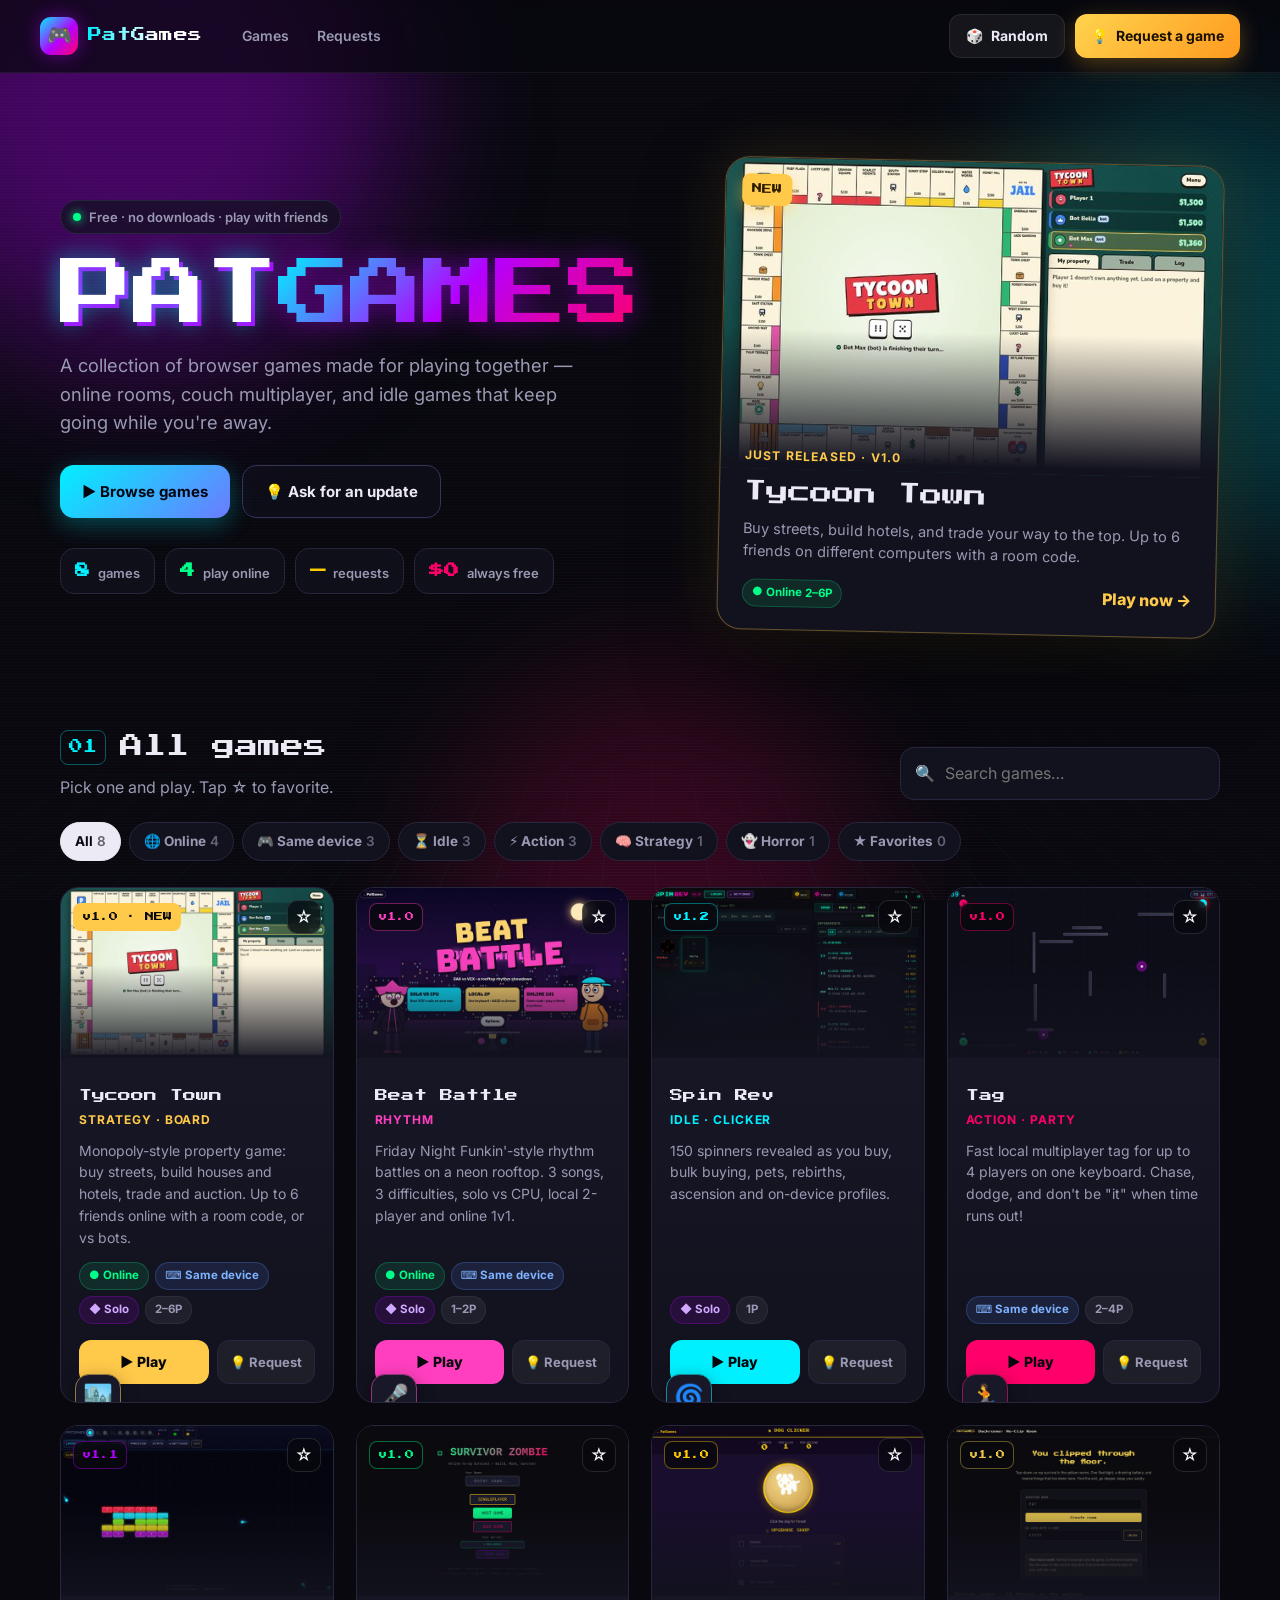
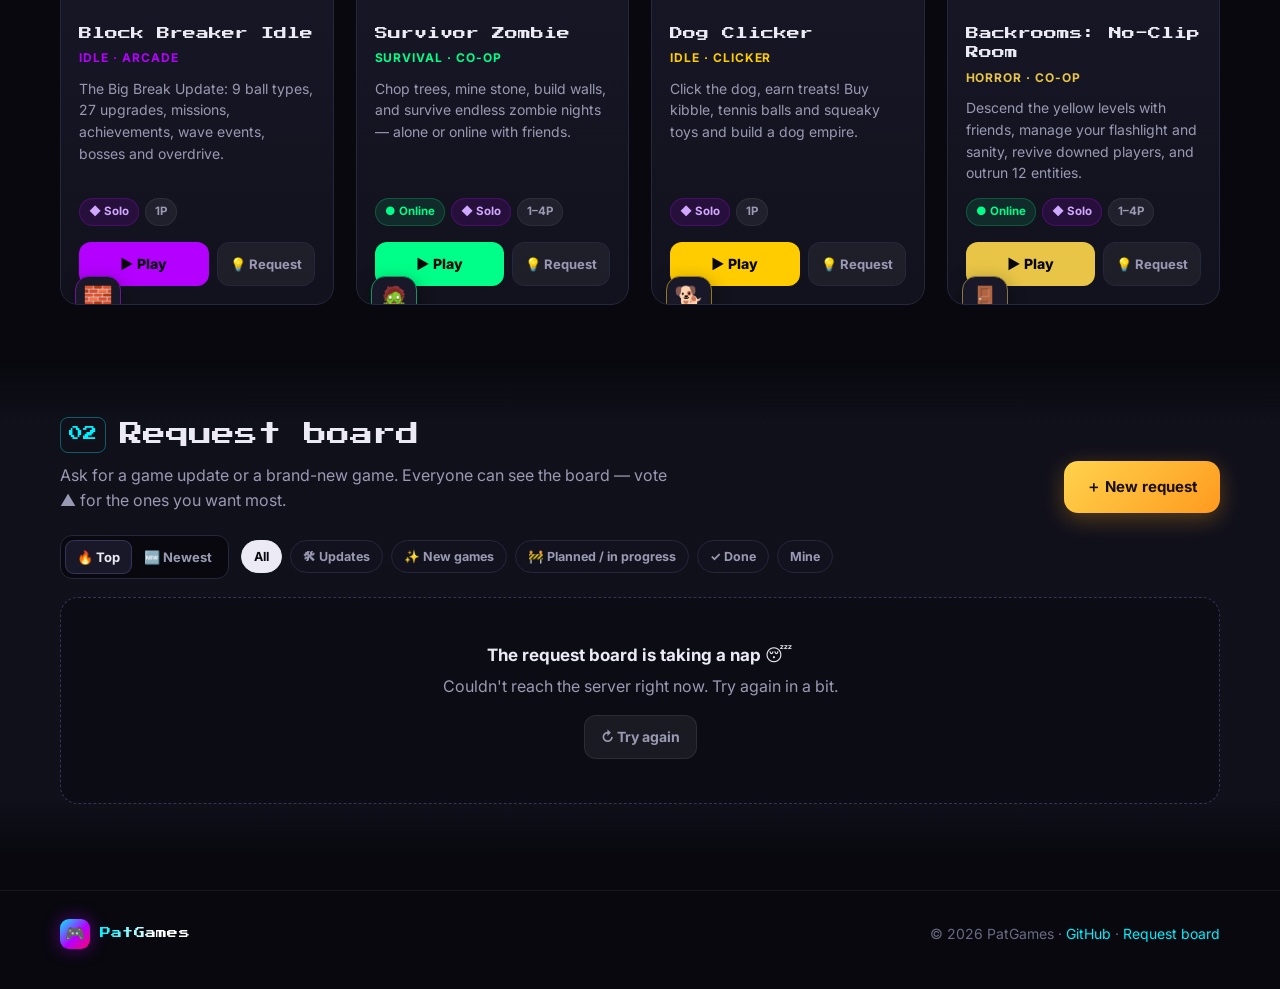
<file: index.html>
<!DOCTYPE html>
<html lang="en">
<head>
    <meta charset="UTF-8">
    <meta name="viewport" content="width=device-width, initial-scale=1.0">
    <title>PatGames — free browser games</title>
    <meta name="description" content="PatGames: free browser games you can play with friends. Online multiplayer, idle games, rhythm battles and more.">
    <meta name="theme-color" content="#08080e">
    <link rel="icon" href="data:image/svg+xml,<svg xmlns='http://www.w3.org/2000/svg' viewBox='0 0 100 100'><text y='.9em' font-size='90'>🎮</text></svg>">
    <link rel="preconnect" href="https://fonts.googleapis.com">
    <link rel="preconnect" href="https://fonts.gstatic.com" crossorigin>
    <link href="https://fonts.googleapis.com/css2?family=Press+Start+2P&family=Inter:wght@400;500;600;700;800&display=swap" rel="stylesheet">
    <link rel="stylesheet" href="assets/home.css?v=2">
</head>
<body>
    <div class="bg" aria-hidden="true">
        <div class="bg-grid"></div>
        <div class="orb orb-a"></div>
        <div class="orb orb-b"></div>
        <div class="orb orb-c"></div>
        <div class="bg-scan"></div>
    </div>

    <nav class="nav" id="top">
        <a href="#top" class="logo" aria-label="PatGames home"><span class="logo-pad">🎮</span><span class="logo-text">PatGames</span></a>
        <div class="nav-links">
            <a href="#games">Games</a>
            <a href="#requests">Requests</a>
        </div>
        <div class="nav-actions">
            <button class="btn btn-ghost" id="randomBtn" type="button" title="Play a random game">🎲 <span class="hide-sm">Random</span></button>
            <button class="btn btn-cta" type="button" data-open-request>💡 <span class="hide-sm">Request a game</span><span class="show-sm">Request</span></button>
        </div>
    </nav>

    <header class="hero">
        <div class="hero-copy">
            <span class="eyebrow"><span class="dot"></span> Free · no downloads · play with friends</span>
            <h1 class="title" aria-label="PatGames">
                <span class="title-pat">PAT</span><span class="title-games">GAMES</span>
            </h1>
            <p class="lede">A collection of browser games made for playing together — online rooms, couch multiplayer, and idle games that keep going while you're away.</p>
            <div class="hero-cta">
                <a class="btn btn-big btn-primary" href="#games">▶ Browse games</a>
                <button class="btn btn-big btn-outline" type="button" data-open-request>💡 Ask for an update</button>
            </div>
            <div class="stats" id="stats"></div>
        </div>

        <a class="spotlight" id="spotlight" href="games/tycoon-town/" aria-label="Play Tycoon Town">
            <div class="spot-media">
                <img src="assets/thumbs/tycoon-town.jpg" alt="Tycoon Town game board" width="640" height="400">
                <span class="ribbon">NEW</span>
            </div>
            <div class="spot-body">
                <div class="spot-kicker">Just released · v1.0</div>
                <h2>Tycoon Town</h2>
                <p>Buy streets, build hotels, and trade your way to the top. Up to 6 friends on different computers with a room code.</p>
                <div class="spot-foot">
                    <span class="pill pill-online">● Online 2–6P</span>
                    <span class="play-chip">Play now →</span>
                </div>
            </div>
        </a>
    </header>

    <section class="recent" id="recentWrap" hidden>
        <div class="section-inner">
            <h3 class="mini-title">Jump back in</h3>
            <div class="recent-row" id="recent"></div>
        </div>
    </section>

    <main id="games" class="section">
        <div class="section-inner">
            <div class="section-head">
                <div>
                    <h2 class="section-title"><span>01</span> All games</h2>
                    <p class="section-sub">Pick one and play. Tap ☆ to favorite.</p>
                </div>
                <label class="search">
                    <span aria-hidden="true">🔍</span>
                    <input id="search" type="search" placeholder="Search games…" aria-label="Search games" autocomplete="off">
                </label>
            </div>
            <div class="chips" id="filters" role="tablist" aria-label="Filter games"></div>
            <div class="grid" id="grid"></div>
            <p class="empty" id="emptyGames" hidden>No games match that. <button class="link" type="button" data-open-request data-kind="new">Request it?</button></p>
        </div>
    </main>

    <section id="requests" class="section section-band">
        <div class="section-inner">
            <div class="section-head">
                <div>
                    <h2 class="section-title"><span>02</span> Request board</h2>
                    <p class="section-sub">Ask for a game update or a brand-new game. Everyone can see the board — vote ▲ for the ones you want most.</p>
                </div>
                <button class="btn btn-cta btn-big" type="button" data-open-request>＋ New request</button>
            </div>

            <div class="board-bar">
                <div class="seg" role="tablist" aria-label="Sort requests">
                    <button type="button" class="seg-btn on" data-sort="top">🔥 Top</button>
                    <button type="button" class="seg-btn" data-sort="new">🆕 Newest</button>
                </div>
                <div class="chips chips-sm" id="reqFilters"></div>
                <span class="board-count" id="boardCount"></span>
            </div>

            <div id="adminBar" class="admin-bar" hidden>🛠 Admin mode — you can set status, reply, and hide requests. <button class="link" type="button" id="adminOff">Exit admin</button></div>
            <div class="board" id="board">
                <div class="board-loading"><span class="spinner"></span> Loading requests…</div>
            </div>
        </div>
    </section>

    <footer class="footer">
        <div class="footer-inner">
            <div class="logo logo-sm"><span class="logo-pad">🎮</span><span class="logo-text">PatGames</span></div>
            <p>© 2026 PatGames · <a href="https://github.com/odptxbt50">GitHub</a> · <a href="#requests">Request board</a></p>
        </div>
    </footer>

    <button class="fab" type="button" data-open-request aria-label="Request a game">💡</button>

    <!-- Request modal -->
    <div class="modal" id="reqModal" hidden>
        <div class="modal-backdrop" data-close></div>
        <form class="modal-card" id="reqForm" novalidate>
            <button class="modal-x" type="button" data-close aria-label="Close">✕</button>
            <h3 class="modal-title">💡 Make a request</h3>
            <p class="modal-sub">Your request shows up on the public board for everyone.</p>

            <div class="kind-toggle" role="radiogroup" aria-label="Request type">
                <label class="kind"><input type="radio" name="kind" value="update" checked aria-label="Update a game"><span>🛠 Update a game<small>New features, fixes, levels</small></span></label>
                <label class="kind"><input type="radio" name="kind" value="new" aria-label="New game idea"><span>✨ New game idea<small>Something PatGames doesn't have</small></span></label>
            </div>

            <label class="field" id="gameField">
                <span>Which game?</span>
                <select name="game" id="gameSelect" aria-label="Which game"></select>
            </label>
            <label class="field">
                <span>Title <em class="count" data-for="title">0/70</em></span>
                <input name="title" maxlength="70" required placeholder="e.g. Add a hard mode to Beat Battle" aria-label="Title">
            </label>
            <label class="field">
                <span>Details <em>(optional)</em> <em class="count" data-for="details">0/500</em></span>
                <textarea name="details" rows="4" maxlength="500" placeholder="What should it have? How should it work?" aria-label="Details"></textarea>
            </label>
            <label class="field">
                <span>Your name <em>(optional, no real names)</em></span>
                <input name="author" maxlength="20" placeholder="Anonymous" aria-label="Your name">
            </label>
            <p class="form-note">Be nice. No links, no personal info. Spam gets removed.</p>
            <p class="form-error" id="formError" role="alert" hidden></p>
            <div class="modal-actions">
                <button type="button" class="btn btn-ghost" data-close>Cancel</button>
                <button type="submit" class="btn btn-cta btn-big" id="submitBtn">Post request</button>
            </div>
        </form>
    </div>

    <div class="toast" id="toast" role="status" aria-live="polite"></div>

    <script src="assets/home.js?v=2"></script>
</body>
</html>
</file>
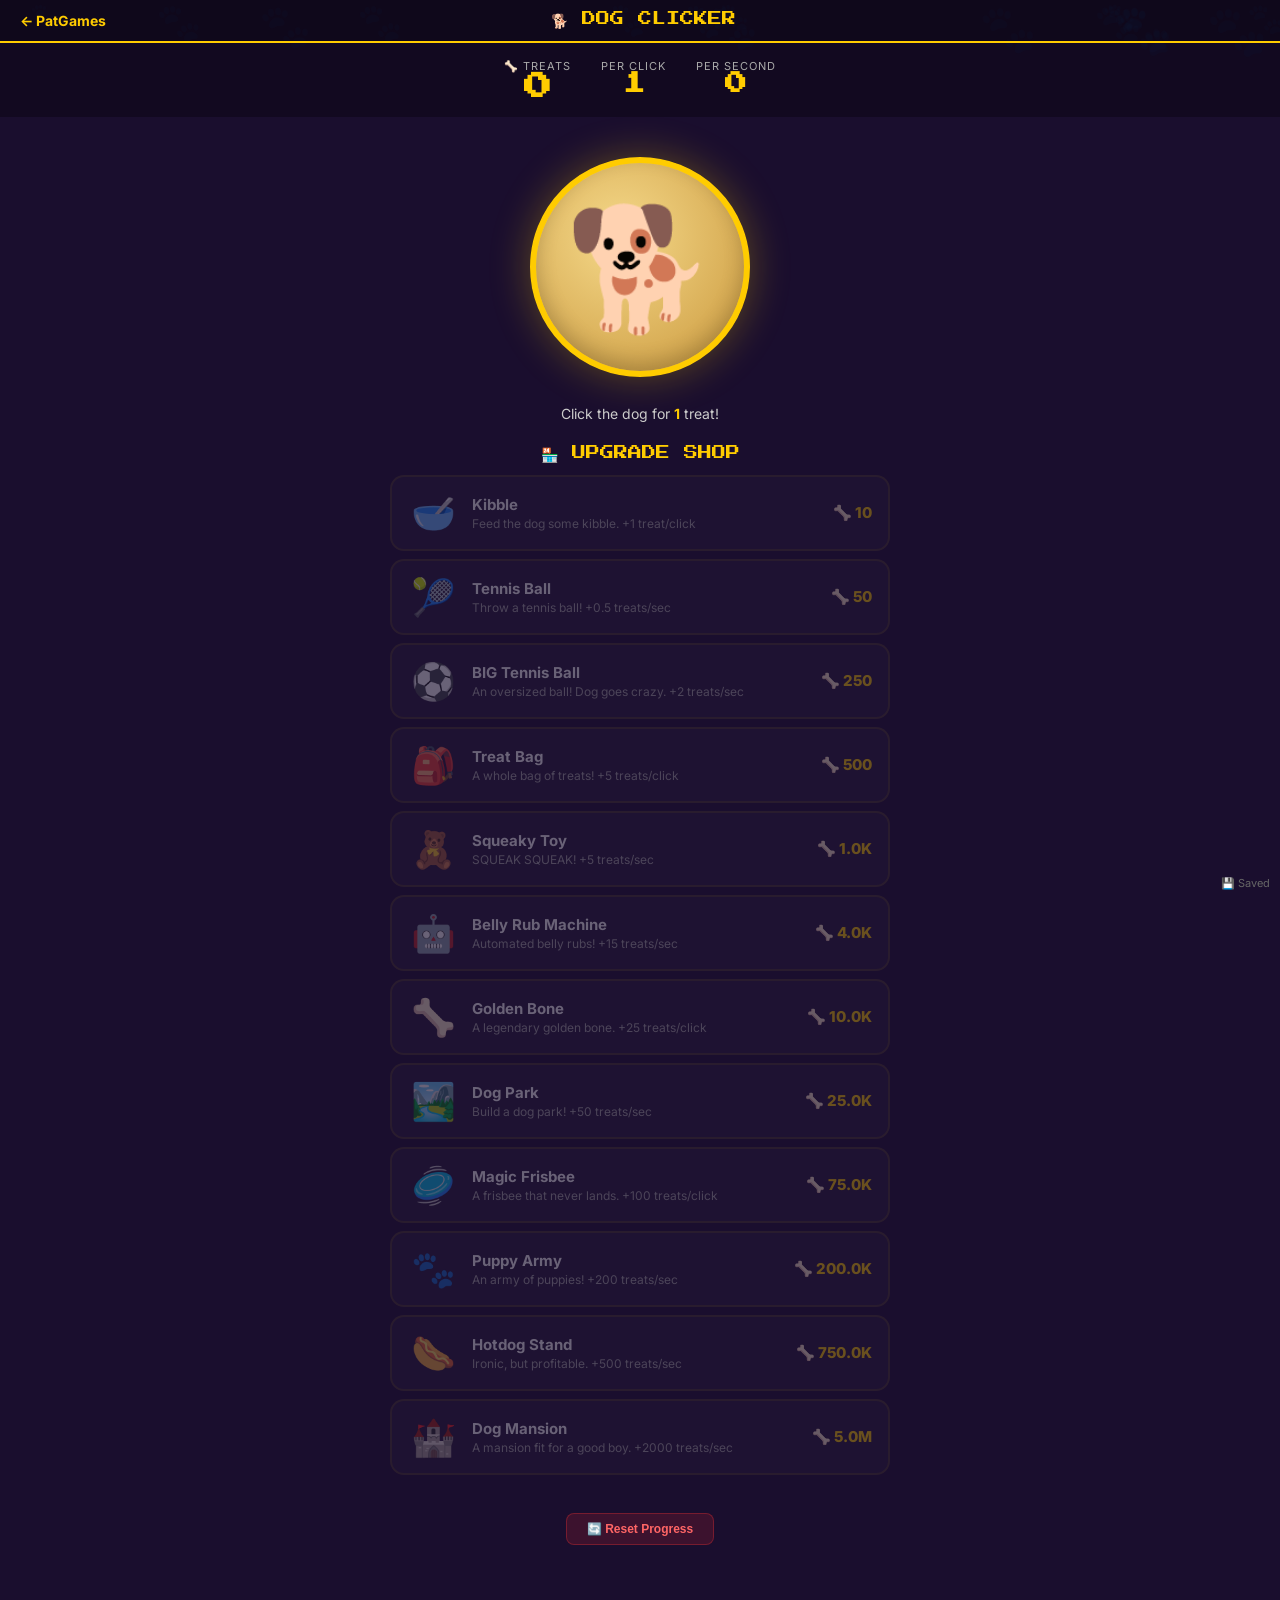
<file: games/clicker/index.html>
<!DOCTYPE html>
<html lang="en">
<head>
    <meta charset="UTF-8">
    <meta name="viewport" content="width=device-width, initial-scale=1.0, user-scalable=no">
    <title>Dog Clicker - PatGames</title>
    <link href="https://fonts.googleapis.com/css2?family=Press+Start+2P&family=Inter:wght@400;600;700;800&display=swap" rel="stylesheet">
    <style>
        * { margin: 0; padding: 0; box-sizing: border-box; }
        body {
            font-family: 'Inter', sans-serif;
            background: #1a0e2e;
            color: #fff;
            min-height: 100vh;
            overflow-x: hidden;
            user-select: none;
            -webkit-user-select: none;
        }

        /* Top bar */
        .topbar {
            display: flex;
            justify-content: space-between;
            align-items: center;
            padding: 12px 20px;
            background: rgba(0,0,0,0.4);
            border-bottom: 2px solid #ffcc00;
        }
        .topbar a {
            color: #ffcc00;
            text-decoration: none;
            font-weight: 700;
            font-size: 14px;
        }
        .topbar a:hover { text-decoration: underline; }
        .topbar .title {
            font-family: 'Press Start 2P', monospace;
            font-size: 14px;
            color: #ffcc00;
        }

        /* Stats bar */
        .stats-bar {
            display: flex;
            justify-content: center;
            gap: 30px;
            padding: 16px;
            background: rgba(0,0,0,0.3);
            flex-wrap: wrap;
        }
        .stat {
            text-align: center;
        }
        .stat-label {
            font-size: 11px;
            color: #aaa;
            text-transform: uppercase;
            letter-spacing: 1px;
        }
        .stat-value {
            font-size: 22px;
            font-weight: 800;
            color: #ffcc00;
            font-family: 'Press Start 2P', monospace;
        }
        .stat-value.treats { font-size: 28px; }

        /* Main layout */
        .main {
            display: flex;
            flex-direction: column;
            align-items: center;
            padding: 20px;
        }

        /* Dog area */
        .dog-area {
            position: relative;
            margin: 20px 0;
        }
        .dog-btn {
            width: 220px;
            height: 220px;
            border-radius: 50%;
            background: radial-gradient(circle at 40% 35%, #f5d98a, #c9963a);
            border: 6px solid #ffcc00;
            cursor: pointer;
            display: flex;
            align-items: center;
            justify-content: center;
            font-size: 120px;
            transition: transform 0.08s;
            box-shadow: 0 0 40px rgba(255,204,0,0.3), inset 0 -8px 20px rgba(0,0,0,0.2);
            position: relative;
            z-index: 2;
        }
        .dog-btn:active {
            transform: scale(0.92);
        }
        .dog-btn.bounce {
            animation: dogBounce 0.15s ease;
        }
        @keyframes dogBounce {
            0% { transform: scale(1); }
            50% { transform: scale(0.88) rotate(-3deg); }
            100% { transform: scale(1); }
        }

        /* Floating numbers */
        .float-num {
            position: absolute;
            font-weight: 800;
            font-size: 24px;
            color: #ffcc00;
            pointer-events: none;
            z-index: 10;
            animation: floatUp 0.8s ease-out forwards;
            text-shadow: 0 2px 4px rgba(0,0,0,0.5);
        }
        @keyframes floatUp {
            0% { opacity: 1; transform: translateY(0) scale(1); }
            100% { opacity: 0; transform: translateY(-80px) scale(1.3); }
        }

        /* Particles */
        .particle {
            position: absolute;
            width: 8px; height: 8px;
            border-radius: 50%;
            pointer-events: none;
            z-index: 5;
            animation: particleBurst 0.6s ease-out forwards;
        }
        @keyframes particleBurst {
            0% { opacity: 1; transform: translate(0,0) scale(1); }
            100% { opacity: 0; transform: translate(var(--dx), var(--dy)) scale(0); }
        }

        /* Per-click info */
        .click-info {
            font-size: 14px;
            color: #ccc;
            margin-top: 8px;
            text-align: center;
        }
        .click-info span { color: #ffcc00; font-weight: 700; }

        /* Upgrade shop */
        .shop {
            width: 100%;
            max-width: 500px;
            margin-top: 24px;
        }
        .shop-title {
            font-family: 'Press Start 2P', monospace;
            font-size: 14px;
            color: #ffcc00;
            margin-bottom: 12px;
            text-align: center;
        }
        .upgrade {
            display: flex;
            align-items: center;
            gap: 14px;
            padding: 14px 16px;
            margin-bottom: 8px;
            background: rgba(255,255,255,0.06);
            border: 2px solid rgba(255,204,0,0.15);
            border-radius: 14px;
            cursor: pointer;
            transition: all 0.15s;
        }
        .upgrade:hover {
            background: rgba(255,204,0,0.1);
            border-color: rgba(255,204,0,0.4);
            transform: translateX(4px);
        }
        .upgrade.locked {
            opacity: 0.35;
            cursor: not-allowed;
        }
        .upgrade.locked:hover {
            background: rgba(255,255,255,0.06);
            border-color: rgba(255,204,0,0.15);
            transform: none;
        }
        .upgrade-icon {
            font-size: 36px;
            flex-shrink: 0;
            width: 50px;
            text-align: center;
        }
        .upgrade-info {
            flex: 1;
        }
        .upgrade-name {
            font-weight: 700;
            font-size: 15px;
            color: #fff;
        }
        .upgrade-desc {
            font-size: 12px;
            color: #aaa;
            margin-top: 2px;
        }
        .upgrade-right {
            text-align: right;
            flex-shrink: 0;
        }
        .upgrade-cost {
            font-weight: 800;
            font-size: 15px;
            color: #ffcc00;
        }
        .upgrade-owned {
            font-size: 11px;
            color: #888;
            margin-top: 2px;
        }

        /* Milestones toast */
        .toast {
            position: fixed;
            top: -80px;
            left: 50%;
            transform: translateX(-50%);
            background: linear-gradient(135deg, #ffcc00, #ff9900);
            color: #1a0e2e;
            padding: 14px 28px;
            border-radius: 12px;
            font-weight: 800;
            font-size: 15px;
            z-index: 100;
            transition: top 0.4s ease;
            box-shadow: 0 6px 30px rgba(255,204,0,0.5);
            text-align: center;
        }
        .toast.show { top: 20px; }

        /* Save indicator */
        .save-indicator {
            position: fixed;
            bottom: 10px;
            right: 10px;
            font-size: 11px;
            color: #666;
        }

        /* Paw prints background */
        .paw-bg {
            position: fixed;
            top: 0; left: 0;
            width: 100%; height: 100%;
            pointer-events: none;
            z-index: 0;
            overflow: hidden;
        }
        .paw {
            position: absolute;
            font-size: 30px;
            opacity: 0.04;
            animation: pawDrift 20s linear infinite;
        }
        @keyframes pawDrift {
            0% { transform: translateY(110vh) rotate(0deg); }
            100% { transform: translateY(-50px) rotate(360deg); }
        }

        .main, .topbar, .stats-bar, .shop { position: relative; z-index: 1; }

        /* Reset button */
        .reset-area {
            margin-top: 30px;
            text-align: center;
            padding-bottom: 40px;
        }
        .reset-btn {
            background: rgba(255,50,50,0.15);
            border: 1px solid rgba(255,50,50,0.3);
            color: #ff6666;
            padding: 8px 20px;
            border-radius: 8px;
            cursor: pointer;
            font-size: 12px;
            font-weight: 600;
        }
        .reset-btn:hover { background: rgba(255,50,50,0.25); }

        /* Dog hat/accessory */
        .dog-accessory {
            position: absolute;
            font-size: 50px;
            z-index: 3;
            pointer-events: none;
            transition: opacity 0.3s;
        }
        .accessory-crown { top: -10px; left: 50%; transform: translateX(-50%); }
        .accessory-sunglasses { top: 60px; left: 50%; transform: translateX(-50%); font-size: 40px; }
    </style>
</head>
<body>

<div class="paw-bg" id="pawBg"></div>

<div class="topbar">
    <a href="../../">← PatGames</a>
    <div class="title">🐕 DOG CLICKER</div>
    <div style="width: 80px;"></div>
</div>

<div class="stats-bar">
    <div class="stat">
        <div class="stat-label">🦴 Treats</div>
        <div class="stat-value treats" id="treatsDisplay">0</div>
    </div>
    <div class="stat">
        <div class="stat-label">Per Click</div>
        <div class="stat-value" id="perClickDisplay">1</div>
    </div>
    <div class="stat">
        <div class="stat-label">Per Second</div>
        <div class="stat-value" id="perSecDisplay">0</div>
    </div>
</div>

<div class="main">
    <div class="dog-area" id="dogArea">
        <div class="dog-btn" id="dogBtn">🐕</div>
    </div>
    <div class="click-info">Click the dog for <span id="clickInfoVal">1</span> treat!</div>

    <div class="shop">
        <div class="shop-title">🏪 UPGRADE SHOP</div>
        <div id="upgradeList"></div>
    </div>

    <div class="reset-area">
        <button class="reset-btn" onclick="resetGame()">🔄 Reset Progress</button>
    </div>
</div>

<div class="toast" id="toast"></div>
<div class="save-indicator" id="saveInd">💾 Saved</div>

<script>
// ============= GAME STATE =============
let treats = 0;
let totalTreats = 0;
let totalClicks = 0;
let perClick = 1;
let perSec = 0;

// ============= UPGRADES =============
const UPGRADES = [
    {
        id: 'kibble',
        name: 'Kibble',
        icon: '🥣',
        desc: 'Feed the dog some kibble. +1 treat/click',
        baseCost: 10,
        costMult: 1.15,
        type: 'click',
        value: 1,
        owned: 0
    },
    {
        id: 'tennis_ball',
        name: 'Tennis Ball',
        icon: '🎾',
        desc: 'Throw a tennis ball! +0.5 treats/sec',
        baseCost: 50,
        costMult: 1.15,
        type: 'passive',
        value: 0.5,
        owned: 0
    },
    {
        id: 'big_tennis_ball',
        name: 'BIG Tennis Ball',
        icon: '⚽',
        desc: 'An oversized ball! Dog goes crazy. +2 treats/sec',
        baseCost: 250,
        costMult: 1.18,
        type: 'passive',
        value: 2,
        owned: 0
    },
    {
        id: 'treat_bag',
        name: 'Treat Bag',
        icon: '🎒',
        desc: 'A whole bag of treats! +5 treats/click',
        baseCost: 500,
        costMult: 1.2,
        type: 'click',
        value: 5,
        owned: 0
    },
    {
        id: 'squeaky_toy',
        name: 'Squeaky Toy',
        icon: '🧸',
        desc: 'SQUEAK SQUEAK! +5 treats/sec',
        baseCost: 1000,
        costMult: 1.18,
        type: 'passive',
        value: 5,
        owned: 0
    },
    {
        id: 'belly_rub',
        name: 'Belly Rub Machine',
        icon: '🤖',
        desc: 'Automated belly rubs! +15 treats/sec',
        baseCost: 4000,
        costMult: 1.2,
        type: 'passive',
        value: 15,
        owned: 0
    },
    {
        id: 'bone',
        name: 'Golden Bone',
        icon: '🦴',
        desc: 'A legendary golden bone. +25 treats/click',
        baseCost: 10000,
        costMult: 1.25,
        type: 'click',
        value: 25,
        owned: 0
    },
    {
        id: 'dog_park',
        name: 'Dog Park',
        icon: '🏞️',
        desc: 'Build a dog park! +50 treats/sec',
        baseCost: 25000,
        costMult: 1.2,
        type: 'passive',
        value: 50,
        owned: 0
    },
    {
        id: 'frisbee',
        name: 'Magic Frisbee',
        icon: '🥏',
        desc: 'A frisbee that never lands. +100 treats/click',
        baseCost: 75000,
        costMult: 1.25,
        type: 'click',
        value: 100,
        owned: 0
    },
    {
        id: 'puppy_army',
        name: 'Puppy Army',
        icon: '🐾',
        desc: 'An army of puppies! +200 treats/sec',
        baseCost: 200000,
        costMult: 1.22,
        type: 'passive',
        value: 200,
        owned: 0
    },
    {
        id: 'hotdog_stand',
        name: 'Hotdog Stand',
        icon: '🌭',
        desc: 'Ironic, but profitable. +500 treats/sec',
        baseCost: 750000,
        costMult: 1.25,
        type: 'passive',
        value: 500,
        owned: 0
    },
    {
        id: 'dog_mansion',
        name: 'Dog Mansion',
        icon: '🏰',
        desc: 'A mansion fit for a good boy. +2000 treats/sec',
        baseCost: 5000000,
        costMult: 1.3,
        type: 'passive',
        value: 2000,
        owned: 0
    }
];

// ============= MILESTONES =============
const MILESTONES = [
    { at: 100, msg: '🐕 First 100 treats! Good boy!' },
    { at: 1000, msg: '🎾 1K treats! Tennis ball time!' },
    { at: 10000, msg: '🦴 10K treats! Who\'s a good boy?!' },
    { at: 100000, msg: '🐾 100K treats! Legendary pupper!' },
    { at: 1000000, msg: '🏆 1 MILLION TREATS! Top Dog!' },
    { at: 10000000, msg: '👑 10M treats! King of Dogs!' },
    { at: 100000000, msg: '🌟 100M! Cosmic Good Boy!' },
];
let milestoneIndex = 0;

// ============= DOM =============
const dogBtn = document.getElementById('dogBtn');
const dogArea = document.getElementById('dogArea');
const treatsDisplay = document.getElementById('treatsDisplay');
const perClickDisplay = document.getElementById('perClickDisplay');
const perSecDisplay = document.getElementById('perSecDisplay');
const clickInfoVal = document.getElementById('clickInfoVal');
const upgradeList = document.getElementById('upgradeList');
const toast = document.getElementById('toast');
const saveInd = document.getElementById('saveInd');

// ============= FORMAT =============
function fmt(n) {
    if (n >= 1e12) return (n / 1e12).toFixed(1) + 'T';
    if (n >= 1e9) return (n / 1e9).toFixed(1) + 'B';
    if (n >= 1e6) return (n / 1e6).toFixed(1) + 'M';
    if (n >= 1e3) return (n / 1e3).toFixed(1) + 'K';
    return Math.floor(n).toString();
}

// ============= COST =============
function getCost(u) {
    return Math.floor(u.baseCost * Math.pow(u.costMult, u.owned));
}

// ============= RECALC =============
function recalc() {
    perClick = 1;
    perSec = 0;
    UPGRADES.forEach(u => {
        if (u.type === 'click') perClick += u.value * u.owned;
        if (u.type === 'passive') perSec += u.value * u.owned;
    });
}

// ============= RENDER =============
function render() {
    treatsDisplay.textContent = fmt(treats);
    perClickDisplay.textContent = fmt(perClick);
    perSecDisplay.textContent = fmt(perSec);
    clickInfoVal.textContent = fmt(perClick);

    upgradeList.innerHTML = '';
    UPGRADES.forEach((u, i) => {
        const cost = getCost(u);
        const locked = treats < cost;
        const div = document.createElement('div');
        div.className = 'upgrade' + (locked ? ' locked' : '');
        div.innerHTML = `
            <div class="upgrade-icon">${u.icon}</div>
            <div class="upgrade-info">
                <div class="upgrade-name">${u.name}</div>
                <div class="upgrade-desc">${u.desc}</div>
            </div>
            <div class="upgrade-right">
                <div class="upgrade-cost">🦴 ${fmt(cost)}</div>
                <div class="upgrade-owned">${u.owned > 0 ? 'Owned: ' + u.owned : ''}</div>
            </div>
        `;
        if (!locked) {
            div.onclick = () => buyUpgrade(i);
        }
        upgradeList.appendChild(div);
    });
}

// ============= BUY =============
function buyUpgrade(i) {
    const u = UPGRADES[i];
    const cost = getCost(u);
    if (treats < cost) return;
    treats -= cost;
    u.owned++;
    recalc();
    render();
    save();
}

// ============= CLICK DOG =============
function clickDog(e) {
    treats += perClick;
    totalTreats += perClick;
    totalClicks++;

    // Bounce
    dogBtn.classList.remove('bounce');
    void dogBtn.offsetWidth;
    dogBtn.classList.add('bounce');

    // Float number
    const rect = dogArea.getBoundingClientRect();
    const x = (e.clientX || e.touches?.[0]?.clientX || rect.left + rect.width/2) - rect.left;
    const y = (e.clientY || e.touches?.[0]?.clientY || rect.top + rect.height/2) - rect.top;
    
    const num = document.createElement('div');
    num.className = 'float-num';
    num.textContent = '+' + fmt(perClick);
    num.style.left = (x - 20 + Math.random() * 40) + 'px';
    num.style.top = (y - 30) + 'px';
    dogArea.appendChild(num);
    setTimeout(() => num.remove(), 800);

    // Particles
    for (let p = 0; p < 4; p++) {
        const part = document.createElement('div');
        part.className = 'particle';
        const angle = Math.random() * Math.PI * 2;
        const dist = 40 + Math.random() * 60;
        part.style.setProperty('--dx', Math.cos(angle) * dist + 'px');
        part.style.setProperty('--dy', Math.sin(angle) * dist + 'px');
        part.style.left = x + 'px';
        part.style.top = y + 'px';
        const colors = ['#ffcc00', '#ff9900', '#ffee88', '#fff'];
        part.style.background = colors[Math.floor(Math.random() * colors.length)];
        dogArea.appendChild(part);
        setTimeout(() => part.remove(), 600);
    }

    // Check milestones
    checkMilestones();
    render();
}

dogBtn.addEventListener('click', clickDog);
dogBtn.addEventListener('touchstart', (e) => { e.preventDefault(); clickDog(e); }, { passive: false });

// ============= PASSIVE INCOME =============
setInterval(() => {
    if (perSec > 0) {
        treats += perSec / 10;
        totalTreats += perSec / 10;
        checkMilestones();
        render();
    }
}, 100);

// ============= MILESTONES =============
function checkMilestones() {
    while (milestoneIndex < MILESTONES.length && totalTreats >= MILESTONES[milestoneIndex].at) {
        showToast(MILESTONES[milestoneIndex].msg);
        milestoneIndex++;
    }
}

function showToast(msg) {
    toast.textContent = msg;
    toast.classList.add('show');
    setTimeout(() => toast.classList.remove('show'), 3000);
}

// ============= SAVE / LOAD =============
function save() {
    const data = {
        treats, totalTreats, totalClicks, milestoneIndex,
        upgrades: UPGRADES.map(u => u.owned)
    };
    localStorage.setItem('dogClicker', JSON.stringify(data));
    saveInd.style.opacity = 1;
    setTimeout(() => saveInd.style.opacity = 0.3, 1000);
}

function load() {
    try {
        const raw = localStorage.getItem('dogClicker');
        if (!raw) return;
        const data = JSON.parse(raw);
        treats = data.treats || 0;
        totalTreats = data.totalTreats || 0;
        totalClicks = data.totalClicks || 0;
        milestoneIndex = data.milestoneIndex || 0;
        if (data.upgrades) {
            data.upgrades.forEach((owned, i) => {
                if (UPGRADES[i]) UPGRADES[i].owned = owned;
            });
        }
        recalc();
    } catch(e) {}
}

function resetGame() {
    if (!confirm('Reset ALL progress? This cannot be undone!')) return;
    localStorage.removeItem('dogClicker');
    treats = 0; totalTreats = 0; totalClicks = 0; milestoneIndex = 0;
    UPGRADES.forEach(u => u.owned = 0);
    recalc();
    render();
    showToast('🔄 Progress reset!');
}

// Auto save every 30s
setInterval(save, 30000);

// ============= PAW PRINTS BG =============
const pawBg = document.getElementById('pawBg');
for (let i = 0; i < 15; i++) {
    const paw = document.createElement('div');
    paw.className = 'paw';
    paw.textContent = '🐾';
    paw.style.left = Math.random() * 100 + '%';
    paw.style.animationDelay = Math.random() * 20 + 's';
    paw.style.animationDuration = (15 + Math.random() * 15) + 's';
    paw.style.fontSize = (20 + Math.random() * 30) + 'px';
    pawBg.appendChild(paw);
}

// ============= INIT =============
load();
render();
</script>

</body>
</html>
</file>
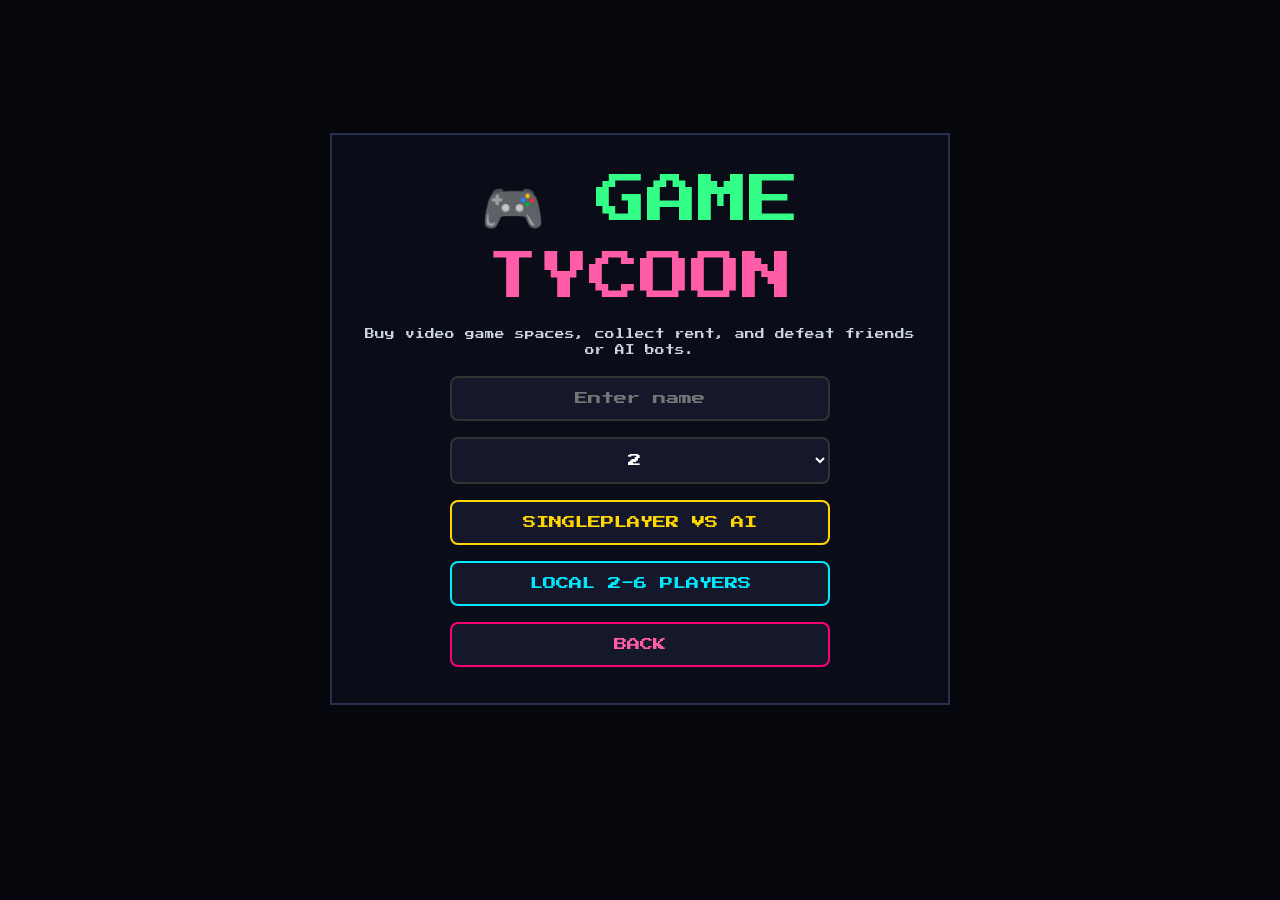
<file: games/property-tycoon/index.html>
<!DOCTYPE html>
<html lang="en">
<head>
<meta charset="UTF-8">
<meta name="viewport" content="width=device-width,initial-scale=1.0">
<title>Game Tycoon</title>
<link href="https://fonts.googleapis.com/css2?family=Press+Start+2P&display=swap" rel="stylesheet">
<style>
*{box-sizing:border-box}body{margin:0;background:#06070d;color:white;font-family:'Press Start 2P',monospace;padding:14px}button,select,input{font-family:inherit}a{color:#00eaff;text-decoration:none}.menu{min-height:90vh;display:flex;align-items:center;justify-content:center;text-align:center}.box{background:#0a0d18;border:2px solid #27304f;width:min(620px,95vw);padding:28px}.logo{font-size:clamp(1.5rem,5vw,3.2rem);line-height:1.5}.green{color:#33ff88}.pink{color:#ff5da8}.small{font-size:.6rem;line-height:1.7;color:#cbd5e1}input,select,button{width:min(380px,100%);padding:14px;margin:8px;border-radius:8px;background:#15182b;color:white;border:2px solid #333;text-align:center}button{cursor:pointer}.yellow{border-color:#ffd600;color:#ffd600}.cyan{border-color:#00eaff;color:#00eaff}.mag{border-color:#ff0077;color:#ff5da8}.game{display:none}.top{display:flex;justify-content:space-between;gap:12px;align-items:center;flex-wrap:wrap;margin-bottom:12px}.layout{display:grid;grid-template-columns:minmax(320px,1fr) 360px;gap:14px}.board{display:grid;grid-template-columns:repeat(9,1fr);grid-template-rows:repeat(9,1fr);aspect-ratio:1/1;background:#101827;border:4px solid #fff;border-radius:16px;overflow:hidden}.cell{background:#172033;border:1px solid #3b455e;font-size:clamp(.42rem,1vw,.7rem);line-height:1.35;padding:4px;position:relative;display:flex;flex-direction:column;justify-content:space-between}.corner{align-items:center;justify-content:center;text-align:center}.center{grid-column:2/9;grid-row:2/9;background:radial-gradient(circle,#182136,#070914);display:flex;align-items:center;justify-content:center;text-align:center}.center h2{font-size:clamp(1.7rem,5vw,4rem);line-height:1.4}.bar{height:7px;border-radius:99px}.b1{background:#33ff88}.b2{background:#00eaff}.b3{background:#ff5da8}.b4{background:#ffd600}.b5{background:#ff8a00}.b6{background:#a855f7}.panel{background:#0a0d18;border:2px solid #27304f;border-radius:16px;padding:14px}.player{background:#172033;border:1px solid #33415f;border-radius:10px;padding:9px;margin:8px 0;font-size:.58rem;line-height:1.6}.active{outline:2px solid #00eaff}.token{width:14px;height:14px;border-radius:50%;border:2px solid white;position:absolute;bottom:3px}.owned{box-shadow:inset 0 0 0 4px var(--own)}.log{height:210px;overflow:auto;background:#02030a;border-radius:10px;padding:10px;font-family:monospace;font-size:.85rem;line-height:1.35;margin-top:10px}.dead{opacity:.4}@media(max-width:950px){.layout{grid-template-columns:1fr}.panel{order:-1}}@media(max-width:600px){body{padding:6px}.cell{font-size:.36rem;padding:2px}.token{width:10px;height:10px}}
</style>
</head>
<body>
<section id="menu" class="menu"><div class="box"><div class="logo">🎮 <span class="green">GAME</span> <span class="pink">TYCOON</span></div><p class="small">Buy video game spaces, collect rent, and defeat friends or AI bots.</p><input id="pname" placeholder="Enter name"><select id="pcount"><option>2</option><option>3</option><option>4</option><option>5</option><option>6</option></select><br><button id="solo" class="yellow">SINGLEPLAYER VS AI</button><button id="local" class="cyan">LOCAL 2-6 PLAYERS</button><button id="back" class="mag">BACK</button></div></section>
<section id="game" class="game"><div class="top"><h1>🎮 <span class="green">GAME</span> <span class="pink">TYCOON</span></h1><a href="../../">← Back</a></div><div class="layout"><div id="board" class="board"><div class="center"><div><h2>GAME<br>TYCOON</h2><p class="small">Buy • Rent • Win</p></div></div></div><aside class="panel"><h2 id="turn">Start</h2><p id="note" class="small"></p><div id="players"></div><button id="roll" class="yellow">🎲 ROLL</button><button id="buy" class="cyan">BUY GAME</button><button id="end" class="mag">END TURN</button><button id="restart">RESTART</button><div id="log" class="log"></div></aside></div></section>
<script>
const games=['Counter-Strike 2','Dota 2','PUBG','Apex Legends','Rainbow Six Siege','Call of Duty','Battlefield 6','DOOM Dark Ages','Ready or Not','Escape from Tarkov','Rust','Warframe','Destiny 2','Grand Theft Auto V','Red Dead Redemption 2','Cyberpunk 2077','Elden Ring','Black Myth Wukong','The Witcher 3','Minecraft','Terraria','Subnautica','Valheim','Palworld','ARK Survival Ascended','Project Zomboid','Raft','The Forest','No Mans Sky','Grounded','Forza Horizon 6','BeamNG.drive','Assetto Corsa','Need for Speed Heat','F1 25','Rocket League','Among Us','Balatro','Vampire Survivors','Stardew Valley','Hades','Marvel Rivals','Brawlhalla','Path of Exile'];
const colors=['#ff3366','#38bdf8','#22c55e','#fde047','#a855f7','#fb923c'];
const coords=[];for(let c=9;c>=1;c--)coords.push([9,c]);for(let r=8;r>=1;r--)coords.push([r,1]);for(let c=2;c<=9;c++)coords.push([1,c]);for(let r=2;r<=8;r++)coords.push([r,9]);
let spaces=[],owners=[],players=[],turnIndex=0,hasRolled=false,canBuy=false,gameOver=false;
function el(id){return document.getElementById(id)}
function makeSpaces(){spaces=[];for(let i=0;i<coords.length;i++){if(i===0)spaces.push({name:'START',type:'corner'});else if(i===8)spaces.push({name:'JAIL',type:'corner'});else if(i===16)spaces.push({name:'FREE PLAY',type:'corner'});else if(i===24)spaces.push({name:'GO BACK',type:'corner'});else if(i%7===3)spaces.push({name:'LOOT BOX',type:'bonus'});else if(i%11===5)spaces.push({name:'TAX PATCH',type:'tax',amount:150});else{let price=80+i*12;spaces.push({name:games[(i*2)%games.length],price:price,rent:Math.floor(price*.25),bar:'b'+((i%6)+1)})}}owners=Array(spaces.length).fill(-1)}
function drawBoard(){document.querySelectorAll('.cell').forEach(x=>x.remove());spaces.forEach((s,i)=>{let d=document.createElement('div');d.className='cell '+(s.type==='corner'?'corner':'');d.id='space'+i;d.style.gridRow=coords[i][0];d.style.gridColumn=coords[i][1];d.innerHTML=(s.bar?'<div class="bar '+s.bar+'"></div>':'')+'<b>'+s.name+'</b>'+(s.price?'<span>$'+s.price+'<br>Rent $'+s.rent+'</span>':s.amount?'<span>Pay $'+s.amount+'</span>':'');el('board').appendChild(d)})}
function start(mode){makeSpaces();drawBoard();let count=Number(el('pcount').value);let first=el('pname').value.trim()||'Player 1';players=[{name:first,money:1500,pos:0,props:[],ai:false,out:false}];for(let i=1;i<count;i++)players.push({name:mode==='solo'?'AI Bot '+i:'Player '+(i+1),money:1500,pos:0,props:[],ai:mode==='solo',out:false});turnIndex=0;hasRolled=false;canBuy=false;gameOver=false;el('menu').style.display='none';el('game').style.display='block';el('note').textContent=mode==='solo'?'Singleplayer: AI bots take turns automatically.':'Local mode: pass the device around.';log('Game started.');render();buttons()}
function render(){el('players').innerHTML='';players.forEach((p,i)=>{let d=document.createElement('div');d.className='player '+(i===turnIndex?'active ':'')+(p.out?'dead':'');d.innerHTML='<b style="color:'+colors[i]+'">'+p.name+(p.ai?' 🤖':'')+'</b><br>Money: $'+p.money+'<br>Games: '+p.props.length;el('players').appendChild(d)});el('turn').textContent=players[turnIndex].name+' Turn';document.querySelectorAll('.token').forEach(t=>t.remove());players.forEach((p,i)=>{if(p.out)return;let t=document.createElement('div');t.className='token';t.style.background=colors[i];t.style.left=(7+(i%3)*30)+'%';t.style.bottom=(3+Math.floor(i/3)*15)+'px';el('space'+p.pos).appendChild(t)})}
function log(t){el('log').innerHTML='<div>• '+t+'</div>'+el('log').innerHTML}
function buttons(){let ai=players[turnIndex]&&players[turnIndex].ai;el('roll').disabled=hasRolled||gameOver||ai;el('buy').disabled=!canBuy||gameOver||ai;el('end').disabled=!hasRolled||gameOver||ai}
function roll(){if(hasRolled||gameOver)return;let p=players[turnIndex];let dice=Math.floor(Math.random()*6)+1;let old=p.pos;p.pos=(p.pos+dice)%spaces.length;if(p.pos<old){p.money+=200;log(p.name+' passed START and got $200')}log(p.name+' rolled '+dice);land();hasRolled=true;render();checkWin();buttons()}
function land(){let p=players[turnIndex],s=spaces[p.pos];canBuy=false;if(s.price){if(owners[p.pos]===-1){if(p.money>=s.price){canBuy=true;log(s.name+' is available for $'+s.price)}}else if(owners[p.pos]!==turnIndex){let owner=players[owners[p.pos]];p.money-=s.rent;owner.money+=s.rent;log(p.name+' paid $'+s.rent+' to '+owner.name)}}else if(s.type==='bonus'){p.money+=150;log(p.name+' got a loot box +$150')}else if(s.type==='tax'){p.money-=s.amount;log(p.name+' paid tax $'+s.amount)}else{log(p.name+' landed on '+s.name)}if(p.money<0){p.out=true;log(p.name+' went bankrupt!')}}
function buy(){let p=players[turnIndex],s=spaces[p.pos];if(!canBuy||!s.price)return;p.money-=s.price;owners[p.pos]=turnIndex;p.props.push(s.name);let cell=el('space'+p.pos);cell.classList.add('owned');cell.style.setProperty('--own',colors[turnIndex]);canBuy=false;log(p.name+' bought '+s.name);render();buttons()}
function endTurn(){hasRolled=false;canBuy=false;do{turnIndex=(turnIndex+1)%players.length}while(players[turnIndex].out);render();buttons();if(players[turnIndex].ai)setTimeout(aiTurn,600)}
function aiTurn(){if(gameOver)return;roll();let p=players[turnIndex],s=spaces[p.pos];if(canBuy&&s.price&&(p.money>s.price+200||Math.random()>.45))buy();setTimeout(endTurn,700)}
function checkWin(){let alive=players.filter(p=>!p.out);if(alive.length===1){gameOver=true;log('🏆 '+alive[0].name+' wins!')}}
el('solo').onclick=()=>start('solo');el('local').onclick=()=>start('local');el('back').onclick=()=>location.href='../../';el('roll').onclick=roll;el('buy').onclick=buy;el('end').onclick=endTurn;el('restart').onclick=()=>location.reload();buttons();
</script>
</body>
</html>
</file>
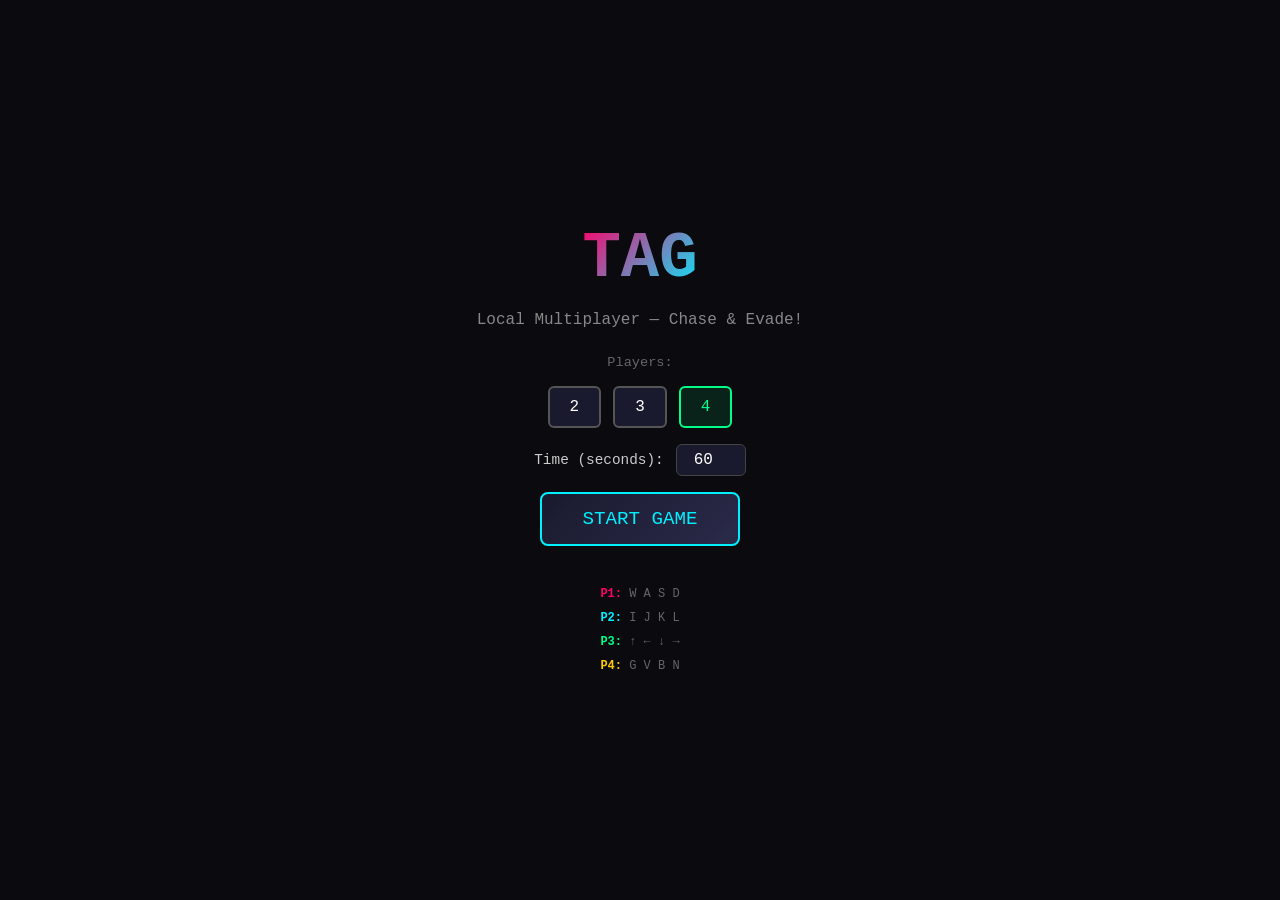
<file: games/tag/index.html>
<!DOCTYPE html>
<html lang="en">
<head>
    <meta charset="UTF-8">
    <meta name="viewport" content="width=device-width, initial-scale=1.0">
    <title>Tag - PatGames</title>
    <style>
        * { margin: 0; padding: 0; box-sizing: border-box; }
        body {
            background: #0a0a0f;
            font-family: 'Courier New', monospace;
            color: #fff;
            overflow: hidden;
            height: 100vh;
        }

        #menu {
            display: flex;
            flex-direction: column;
            align-items: center;
            justify-content: center;
            height: 100vh;
            gap: 16px;
        }

        #menu h1 {
            font-size: 4rem;
            background: linear-gradient(135deg, #ff006a, #00f0ff);
            -webkit-background-clip: text;
            -webkit-text-fill-color: transparent;
        }

        #menu .subtitle {
            color: #888;
            font-size: 1rem;
            margin-bottom: 10px;
        }

        .menu-btn {
            padding: 14px 40px;
            font-size: 1.2rem;
            font-family: 'Courier New', monospace;
            background: linear-gradient(135deg, #1a1a2e, #2a2a4a);
            border: 2px solid #00f0ff;
            color: #00f0ff;
            border-radius: 8px;
            cursor: pointer;
            transition: all 0.2s;
        }

        .menu-btn:hover {
            background: #00f0ff;
            color: #0a0a0f;
            transform: scale(1.05);
        }

        .setting-row {
            display: flex;
            align-items: center;
            gap: 12px;
            color: #aaa;
            font-size: 0.9rem;
        }

        .setting-row label { color: #ccc; }

        .setting-row input {
            width: 70px;
            padding: 6px 10px;
            font-size: 1rem;
            font-family: 'Courier New', monospace;
            background: #1a1a2e;
            border: 1px solid #444;
            color: #fff;
            border-radius: 6px;
            text-align: center;
        }

        .player-select {
            display: flex;
            gap: 12px;
        }

        .player-select button {
            padding: 10px 20px;
            font-size: 1rem;
            font-family: 'Courier New', monospace;
            background: #1a1a2e;
            border: 2px solid #555;
            color: #fff;
            border-radius: 6px;
            cursor: pointer;
            transition: all 0.2s;
        }

        .player-select button.active {
            border-color: #00ff88;
            color: #00ff88;
            background: rgba(0, 255, 136, 0.1);
        }

        .player-select button:hover { border-color: #00ff88; }

        #game {
            display: none;
            position: relative;
            width: 100vw;
            height: 100vh;
        }

        #arena {
            width: 100%;
            height: 100%;
            background: #0d0d1a;
            position: relative;
            overflow: hidden;
        }

        #arena::before {
            content: '';
            position: absolute;
            top: 0; left: 0; right: 0; bottom: 0;
            background-image: 
                linear-gradient(rgba(255,255,255,0.03) 1px, transparent 1px),
                linear-gradient(90deg, rgba(255,255,255,0.03) 1px, transparent 1px);
            background-size: 50px 50px;
            pointer-events: none;
        }

        .player {
            position: absolute;
            width: 36px;
            height: 36px;
            border-radius: 50%;
            display: flex;
            align-items: center;
            justify-content: center;
            font-size: 14px;
            font-weight: bold;
            color: #000;
            z-index: 10;
        }

        .player.it {
            box-shadow: 0 0 20px 8px rgba(255, 0, 0, 0.6);
            animation: pulse 0.5s ease-in-out infinite alternate;
        }

        .player.invincible {
            box-shadow: 0 0 18px 6px rgba(0, 200, 255, 0.7) !important;
            animation: shieldPulse 0.4s ease-in-out infinite alternate !important;
        }

        .player.speedy {
            filter: brightness(1.5);
        }

        @keyframes pulse {
            from { transform: scale(1); }
            to { transform: scale(1.15); }
        }

        @keyframes shieldPulse {
            from { transform: scale(1); filter: brightness(1); }
            to { transform: scale(1.1); filter: brightness(1.4); }
        }

        .player-label {
            position: absolute;
            top: -20px;
            left: 50%;
            transform: translateX(-50%);
            font-size: 10px;
            color: #fff;
            white-space: nowrap;
            pointer-events: none;
        }

        .wall {
            position: absolute;
            background: linear-gradient(135deg, #2a2a4a, #3a3a5a);
            border: 2px solid #555;
            border-radius: 4px;
            z-index: 5;
        }

        .teleporter {
            position: absolute;
            width: 40px;
            height: 40px;
            border-radius: 50%;
            z-index: 6;
            display: flex;
            align-items: center;
            justify-content: center;
            font-size: 18px;
            animation: tpGlow 1.5s ease-in-out infinite alternate;
        }

        .teleporter.pair-a {
            background: radial-gradient(circle, rgba(180, 0, 255, 0.6), rgba(180, 0, 255, 0.1));
            border: 2px solid #b400ff;
            box-shadow: 0 0 12px rgba(180, 0, 255, 0.5);
        }

        @keyframes tpGlow {
            from { filter: brightness(0.8); }
            to { filter: brightness(1.3); }
        }

        .powerup {
            position: absolute;
            width: 30px;
            height: 30px;
            border-radius: 50%;
            z-index: 7;
            display: flex;
            align-items: center;
            justify-content: center;
            font-size: 16px;
            animation: powerFloat 1s ease-in-out infinite alternate;
        }

        .powerup.speed {
            background: radial-gradient(circle, rgba(0, 255, 100, 0.7), rgba(0, 255, 100, 0.1));
            border: 2px solid #00ff64;
            box-shadow: 0 0 10px rgba(0, 255, 100, 0.5);
        }

        .powerup.shield {
            background: radial-gradient(circle, rgba(0, 180, 255, 0.7), rgba(0, 180, 255, 0.1));
            border: 2px solid #00b4ff;
            box-shadow: 0 0 10px rgba(0, 180, 255, 0.5);
        }

        .powerup.tagger {
            background: radial-gradient(circle, rgba(255, 0, 0, 0.7), rgba(255, 0, 0, 0.1));
            border: 2px solid #ff0000;
            box-shadow: 0 0 10px rgba(255, 0, 0, 0.5);
            animation: powerFloat 0.6s ease-in-out infinite alternate;
        }

        @keyframes powerFloat {
            from { transform: translateY(0); }
            to { transform: translateY(-4px); }
        }

        #hud {
            position: absolute;
            top: 10px;
            left: 10px;
            right: 10px;
            display: flex;
            justify-content: space-between;
            align-items: center;
            z-index: 100;
            pointer-events: none;
        }

        #hud .timer {
            font-size: 2rem;
            color: #00f0ff;
            text-shadow: 0 0 10px rgba(0, 240, 255, 0.5);
        }

        #hud .it-indicator {
            font-size: 1rem;
            color: #ff006a;
            background: rgba(255, 0, 106, 0.15);
            padding: 6px 14px;
            border-radius: 20px;
            border: 1px solid #ff006a;
        }

        #powerup-status {
            position: absolute;
            top: 50px;
            right: 10px;
            z-index: 100;
            pointer-events: none;
            font-size: 0.75rem;
            text-align: right;
            line-height: 1.8;
        }

        #scoreboard {
            position: absolute;
            bottom: 10px;
            left: 50%;
            transform: translateX(-50%);
            display: flex;
            gap: 20px;
            z-index: 100;
            pointer-events: none;
        }

        .score-item {
            display: flex;
            align-items: center;
            gap: 8px;
            font-size: 0.9rem;
            background: rgba(0,0,0,0.6);
            padding: 6px 12px;
            border-radius: 8px;
        }

        .score-dot {
            width: 14px;
            height: 14px;
            border-radius: 50%;
        }

        #controls-info {
            position: absolute;
            bottom: 50px;
            left: 10px;
            font-size: 0.7rem;
            color: #555;
            z-index: 100;
            pointer-events: none;
        }

        #gameover {
            display: none;
            position: absolute;
            top: 0; left: 0; right: 0; bottom: 0;
            background: rgba(0,0,0,0.85);
            z-index: 200;
            flex-direction: column;
            align-items: center;
            justify-content: center;
            gap: 16px;
        }

        #gameover h2 {
            font-size: 2.5rem;
            color: #00ff88;
        }

        #gameover .results {
            font-size: 1.2rem;
            color: #ccc;
            text-align: center;
            line-height: 2;
        }

        .back-btn {
            margin-top: 20px;
            padding: 12px 30px;
            font-size: 1rem;
            font-family: 'Courier New', monospace;
            background: #1a1a2e;
            border: 2px solid #00f0ff;
            color: #00f0ff;
            border-radius: 8px;
            cursor: pointer;
            pointer-events: all;
        }

        .back-btn:hover {
            background: #00f0ff;
            color: #0a0a0f;
        }

        .controls-legend {
            margin-top: 20px;
            color: #666;
            font-size: 0.75rem;
            text-align: center;
            line-height: 2;
        }

        .controls-legend span { font-weight: bold; }
    </style>
</head>
<body>
    <div id="menu">
        <h1>TAG</h1>
        <p class="subtitle">Local Multiplayer — Chase & Evade!</p>

        <p style="color:#666; font-size:0.85rem;">Players:</p>
        <div class="player-select">
            <button onclick="setPlayers(2)">2</button>
            <button onclick="setPlayers(3)">3</button>
            <button onclick="setPlayers(4)" class="active">4</button>
        </div>

        <div class="setting-row">
            <label>Time (seconds):</label>
            <input type="number" id="timeInput" value="60" min="10" max="300" step="10">
        </div>

        <button class="menu-btn" onclick="startGame()">START GAME</button>

        <div class="controls-legend">
            <div><span style="color:#ff006a">P1:</span> W A S D</div>
            <div><span style="color:#00f0ff">P2:</span> I J K L</div>
            <div><span style="color:#00ff88">P3:</span> ↑ ← ↓ →</div>
            <div><span style="color:#ffcc00">P4:</span> G V B N</div>
        </div>
    </div>

    <div id="game">
        <div id="arena"></div>
        <div id="hud">
            <div class="timer" id="timer">60</div>
            <div class="it-indicator" id="itIndicator">P1 is IT!</div>
        </div>
        <div id="powerup-status"></div>
        <div id="scoreboard"></div>
        <div id="controls-info">
            P1: WASD | P2: IJKL | P3: Arrows | P4: GVBN
        </div>
        <div id="gameover">
            <h2>GAME OVER!</h2>
            <div class="results" id="results"></div>
            <button class="back-btn" onclick="backToMenu()">PLAY AGAIN</button>
        </div>
    </div>

    <script>
        const PLAYER_COLORS = ['#ff006a', '#00f0ff', '#00ff88', '#ffcc00'];
        const PLAYER_NAMES = ['P1', 'P2', 'P3', 'P4'];
        const SPEED = 4.5;
        const TAG_COOLDOWN = 1000;
        const PLAYER_SIZE = 36;
        const TP_SIZE = 40;
        const POWERUP_SIZE = 30;

        const CONTROLS = [
            { up: 'w', down: 's', left: 'a', right: 'd' },
            { up: 'i', down: 'k', left: 'j', right: 'l' },
            { up: 'ArrowUp', down: 'ArrowDown', left: 'ArrowLeft', right: 'ArrowRight' },
            { up: 'g', down: 'b', left: 'v', right: 'n' }
        ];

        let numPlayers = 4;
        let gameDuration = 60;
        let players = [];
        let walls = [];
        let teleporters = [];
        let powerups = []; // {x, y, type, el}
        let itPlayer = 0;
        let previousIt = -1; // Track previous tagger for no-tagback
        let gameRunning = false;
        let timeLeft = 60;
        let timerInterval;
        let powerupInterval;
        let keys = {};
        let lastTagTime = 0;
        let scores = [];

        // Player power states
        let playerBuffs = []; // [{speed: false, speedTimer: 0, invincible: false, invTimer: 0}, ...]

        function setPlayers(n) {
            numPlayers = n;
            document.querySelectorAll('.player-select button').forEach((btn, i) => {
                btn.classList.toggle('active', i === n - 2);
            });
        }

        // ── WALL GENERATION (no overlaps) ──
        function wallsOverlap(a, b) {
            return a.x < b.x + b.width + 10 &&
                   a.x + a.width + 10 > b.x &&
                   a.y < b.y + b.height + 10 &&
                   a.y + a.height + 10 > b.y;
        }

        function generateWalls() {
            walls = [];
            const w = window.innerWidth;
            const h = window.innerHeight;
            const margin = 100;
            const numWalls = 6 + Math.floor(Math.random() * 5);
            let attempts = 0;

            while (walls.length < numWalls && attempts < 200) {
                attempts++;
                const isHorizontal = Math.random() > 0.5;
                let wall;
                if (isHorizontal) {
                    wall = {
                        x: margin + Math.random() * (w - margin * 2 - 200),
                        y: margin + Math.random() * (h - margin * 2 - 12),
                        width: 80 + Math.random() * 150,
                        height: 12
                    };
                } else {
                    wall = {
                        x: margin + Math.random() * (w - margin * 2 - 12),
                        y: margin + Math.random() * (h - margin * 2 - 200),
                        width: 12,
                        height: 80 + Math.random() * 150
                    };
                }

                // Check overlap with existing walls
                let overlaps = false;
                for (const existing of walls) {
                    if (wallsOverlap(wall, existing)) {
                        overlaps = true;
                        break;
                    }
                }
                if (!overlaps) {
                    walls.push(wall);
                }
            }
        }

        // ── TELEPORTERS ──
        function generateTeleporters() {
            teleporters = [];
            spawnTeleporterPair();
        }

        function spawnTeleporterPair() {
            const w = window.innerWidth;
            const h = window.innerHeight;
            const margin = 100;

            const x1 = margin + Math.random() * (w / 2 - margin * 2);
            const y1 = margin + Math.random() * (h - margin * 2);
            const x2 = w / 2 + Math.random() * (w / 2 - margin * 2);
            const y2 = margin + Math.random() * (h - margin * 2);

            const arena = document.getElementById('arena');

            const tp1 = { x: x1, y: y1, used: false, el: null };
            const tp2 = { x: x2, y: y2, used: false, el: null };

            const el1 = document.createElement('div');
            el1.className = 'teleporter pair-a';
            el1.style.left = x1 + 'px';
            el1.style.top = y1 + 'px';
            el1.textContent = '◉';
            arena.appendChild(el1);
            tp1.el = el1;

            const el2 = document.createElement('div');
            el2.className = 'teleporter pair-a';
            el2.style.left = x2 + 'px';
            el2.style.top = y2 + 'px';
            el2.textContent = '◉';
            arena.appendChild(el2);
            tp2.el = el2;

            teleporters = [tp1, tp2];
        }

        function renderWalls(arena) {
            walls.forEach(wall => {
                const el = document.createElement('div');
                el.className = 'wall';
                el.style.left = wall.x + 'px';
                el.style.top = wall.y + 'px';
                el.style.width = wall.width + 'px';
                el.style.height = wall.height + 'px';
                arena.appendChild(el);
            });
        }

        function collidesWithWall(x, y, size) {
            for (const wall of walls) {
                if (x < wall.x + wall.width &&
                    x + size > wall.x &&
                    y < wall.y + wall.height &&
                    y + size > wall.y) {
                    return true;
                }
            }
            return false;
        }

        function checkTeleport(playerIdx) {
            const p = players[playerIdx];
            const px = p.x + PLAYER_SIZE / 2;
            const py = p.y + PLAYER_SIZE / 2;

            for (let i = 0; i < teleporters.length; i++) {
                const tp = teleporters[i];
                if (tp.used) continue;

                const tpCx = tp.x + TP_SIZE / 2;
                const tpCy = tp.y + TP_SIZE / 2;
                const dist = Math.sqrt((px - tpCx) ** 2 + (py - tpCy) ** 2);

                if (dist < 28) {
                    const partner = teleporters.find(t => t !== tp && !t.used);
                    if (partner) {
                        p.x = partner.x + TP_SIZE / 2 - PLAYER_SIZE / 2;
                        p.y = partner.y + TP_SIZE / 2 - PLAYER_SIZE / 2;

                        tp.used = true;
                        partner.used = true;
                        tp.el.remove();
                        partner.el.remove();

                        if (gameRunning) {
                            setTimeout(() => {
                                if (gameRunning) spawnTeleporterPair();
                            }, 5000);
                        }
                        return;
                    }
                }
            }
        }

        // ── POWERUPS ──
        function spawnPowerup() {
            if (!gameRunning) return;
            const w = window.innerWidth;
            const h = window.innerHeight;
            const margin = 80;

            // Decide type: speed (40%), shield/invincibility (40%), tagger-swap (20% but very rare spawn)
            const roll = Math.random();
            let type;
            if (roll < 0.4) type = 'speed';
            else if (roll < 0.8) type = 'shield';
            else type = 'tagger'; // rare

            const x = margin + Math.random() * (w - margin * 2);
            const y = margin + Math.random() * (h - margin * 2);

            const arena = document.getElementById('arena');
            const el = document.createElement('div');
            el.className = `powerup ${type}`;

            if (type === 'speed') el.textContent = '⚡';
            else if (type === 'shield') el.textContent = '🛡️';
            else el.textContent = '💀';

            el.style.left = x + 'px';
            el.style.top = y + 'px';
            arena.appendChild(el);

            powerups.push({ x, y, type, el });

            // Powerup disappears after 8 seconds if not picked up
            setTimeout(() => {
                const idx = powerups.findIndex(p => p.el === el);
                if (idx !== -1) {
                    powerups[idx].el.remove();
                    powerups.splice(idx, 1);
                }
            }, 8000);
        }

        function checkPowerupPickup(playerIdx) {
            const p = players[playerIdx];
            const px = p.x + PLAYER_SIZE / 2;
            const py = p.y + PLAYER_SIZE / 2;

            for (let i = powerups.length - 1; i >= 0; i--) {
                const pu = powerups[i];
                const dx = px - (pu.x + POWERUP_SIZE / 2);
                const dy = py - (pu.y + POWERUP_SIZE / 2);
                const dist = Math.sqrt(dx * dx + dy * dy);

                if (dist < 30) {
                    // Tagger powerup: only non-IT players can pick it up
                    if (pu.type === 'tagger') {
                        if (playerIdx === itPlayer) continue; // IT can't pick up tagger powerup
                        // Instantly make the picker become IT (swap roles — hurts them!)
                        // Actually: this gives to someone NOT it — it forces THEM to be it
                        // Re-reading: "one for the tagger to use but give to someone that's not it"
                        // This means: it helps the tagger — it makes a random non-it person become it
                        // But only non-it can pick it up... Let me re-read:
                        // "one for the tagger to use but very rare to come up and its give to someone thats not it"
                        // = A powerup that only non-IT players can pick up, and it's for the tagger's benefit
                        // = When a non-IT player picks it up, THEY become IT (bad for them, helps tagger)
                        previousIt = itPlayer;
                        itPlayer = playerIdx;
                        lastTagTime = Date.now();
                        updateItDisplay();
                    } else if (pu.type === 'speed') {
                        playerBuffs[playerIdx].speed = true;
                        players[playerIdx].el.classList.add('speedy');
                        setTimeout(() => {
                            playerBuffs[playerIdx].speed = false;
                            players[playerIdx].el.classList.remove('speedy');
                        }, 4000);
                    } else if (pu.type === 'shield') {
                        if (playerIdx === itPlayer) continue; // IT can't use shield
                        playerBuffs[playerIdx].invincible = true;
                        players[playerIdx].el.classList.add('invincible');
                        setTimeout(() => {
                            playerBuffs[playerIdx].invincible = false;
                            players[playerIdx].el.classList.remove('invincible');
                        }, 3000);
                    }

                    pu.el.remove();
                    powerups.splice(i, 1);
                    break;
                }
            }
        }

        function updatePowerupStatus() {
            let html = '';
            for (let i = 0; i < numPlayers; i++) {
                const buffs = [];
                if (playerBuffs[i].speed) buffs.push('⚡');
                if (playerBuffs[i].invincible) buffs.push('🛡️');
                if (buffs.length > 0) {
                    html += `<div style="color:${PLAYER_COLORS[i]}">${PLAYER_NAMES[i]}: ${buffs.join(' ')}</div>`;
                }
            }
            document.getElementById('powerup-status').innerHTML = html;
        }

        // ── GAME START ──
        function startGame() {
            gameDuration = parseInt(document.getElementById('timeInput').value) || 60;
            gameDuration = Math.max(10, Math.min(300, gameDuration));

            document.getElementById('menu').style.display = 'none';
            document.getElementById('game').style.display = 'block';
            document.getElementById('gameover').style.display = 'none';

            const arena = document.getElementById('arena');
            arena.innerHTML = '';

            players = [];
            powerups = [];
            scores = new Array(numPlayers).fill(0);
            playerBuffs = [];
            for (let i = 0; i < numPlayers; i++) {
                playerBuffs.push({ speed: false, invincible: false });
            }
            timeLeft = gameDuration;
            lastTagTime = 0;
            previousIt = -1;
            p1GodMode = false;

            const w = window.innerWidth;
            const h = window.innerHeight;

            generateWalls();
            generateTeleporters();
            renderWalls(arena);

            const spawns = [
                { x: 50, y: 50 },
                { x: w - 90, y: 50 },
                { x: 50, y: h - 90 },
                { x: w - 90, y: h - 90 }
            ];

            for (let i = 0; i < numPlayers; i++) {
                const el = document.createElement('div');
                el.className = 'player';
                el.id = `player${i}`;
                el.style.background = PLAYER_COLORS[i];
                el.innerHTML = `<span class="player-label">${PLAYER_NAMES[i]}</span>${i + 1}`;
                el.style.left = spawns[i].x + 'px';
                el.style.top = spawns[i].y + 'px';
                arena.appendChild(el);

                players.push({
                    el,
                    x: spawns[i].x,
                    y: spawns[i].y
                });
            }

            itPlayer = Math.floor(Math.random() * numPlayers);
            previousIt = -1;
            updateItDisplay();

            const sb = document.getElementById('scoreboard');
            sb.innerHTML = '';
            for (let i = 0; i < numPlayers; i++) {
                const item = document.createElement('div');
                item.className = 'score-item';
                item.innerHTML = `<div class="score-dot" style="background:${PLAYER_COLORS[i]}"></div><span id="score${i}">${PLAYER_NAMES[i]}: 0.0s</span>`;
                sb.appendChild(item);
            }

            gameRunning = true;
            document.getElementById('timer').textContent = timeLeft;

            timerInterval = setInterval(() => {
                timeLeft--;
                document.getElementById('timer').textContent = timeLeft;
                if (timeLeft <= 0) endGame();
            }, 1000);

            // Spawn powerups every 5-8 seconds (tagger powerup is rarer due to type roll)
            powerupInterval = setInterval(() => {
                if (gameRunning && Math.random() < 0.7) spawnPowerup();
            }, 5000);

            requestAnimationFrame(gameLoop);
        }

        function updateItDisplay() {
            players.forEach((p, i) => {
                if (i === itPlayer) {
                    p.el.classList.add('it');
                } else {
                    p.el.classList.remove('it');
                }
            });
            document.getElementById('itIndicator').textContent = `${PLAYER_NAMES[itPlayer]} is IT!`;
            document.getElementById('itIndicator').style.borderColor = PLAYER_COLORS[itPlayer];
            document.getElementById('itIndicator').style.color = PLAYER_COLORS[itPlayer];
        }

        // ── GAME LOOP ──
        function gameLoop() {
            if (!gameRunning) return;

            const w = window.innerWidth;
            const h = window.innerHeight;

            scores[itPlayer] += 1 / 60;
            for (let i = 0; i < numPlayers; i++) {
                document.getElementById(`score${i}`).textContent = `${PLAYER_NAMES[i]}: ${scores[i].toFixed(1)}s`;
            }

            // Move players
            for (let i = 0; i < numPlayers; i++) {
                const c = CONTROLS[i];
                let dx = 0, dy = 0;

                if (keys[c.left]) dx -= 1;
                if (keys[c.right]) dx += 1;
                if (keys[c.up]) dy -= 1;
                if (keys[c.down]) dy += 1;

                if (dx !== 0 && dy !== 0) {
                    dx *= 0.707;
                    dy *= 0.707;
                }

                let speed = i === itPlayer ? SPEED * 1.1 : SPEED;
                if (playerBuffs[i].speed) speed *= 1.6;
                if (i === 0 && p1GodMode) speed = SPEED * 2;

                let newX = players[i].x + dx * speed;
                newX = Math.max(0, Math.min(w - PLAYER_SIZE, newX));
                if (!collidesWithWall(newX, players[i].y, PLAYER_SIZE)) {
                    players[i].x = newX;
                }

                let newY = players[i].y + dy * speed;
                newY = Math.max(0, Math.min(h - PLAYER_SIZE, newY));
                if (!collidesWithWall(players[i].x, newY, PLAYER_SIZE)) {
                    players[i].y = newY;
                }

                players[i].el.style.left = players[i].x + 'px';
                players[i].el.style.top = players[i].y + 'px';

                checkTeleport(i);
                checkPowerupPickup(i);
            }

            // Tag collision with no-tagback rules
            const now = Date.now();
            if (now - lastTagTime > TAG_COOLDOWN) {
                for (let i = 0; i < numPlayers; i++) {
                    if (i === itPlayer) continue;

                    // P1 god mode = can't be tagged
                    if (i === 0 && p1GodMode) continue;

                    // Invincibility powerup
                    if (playerBuffs[i].invincible) continue;

                    // No tag-back rules:
                    // 4 players: no tag-backs at all
                    // 3 players: no tag-backs at all  
                    // 2 players: tag-backs allowed (only option)
                    if (numPlayers >= 3 && i === previousIt) continue;

                    const ddx = (players[itPlayer].x + PLAYER_SIZE/2) - (players[i].x + PLAYER_SIZE/2);
                    const ddy = (players[itPlayer].y + PLAYER_SIZE/2) - (players[i].y + PLAYER_SIZE/2);
                    const dist = Math.sqrt(ddx * ddx + ddy * ddy);

                    if (dist < PLAYER_SIZE) {
                        previousIt = itPlayer;
                        itPlayer = i;
                        lastTagTime = now;
                        updateItDisplay();
                        break;
                    }
                }
            }

            updatePowerupStatus();
            requestAnimationFrame(gameLoop);
        }

        function endGame() {
            gameRunning = false;
            clearInterval(timerInterval);
            clearInterval(powerupInterval);

            const ranked = players.map((_, i) => i).sort((a, b) => scores[a] - scores[b]);

            let html = '';
            ranked.forEach((idx, rank) => {
                const medal = rank === 0 ? '👑 ' : '';
                html += `<div style="color:${PLAYER_COLORS[idx]}">${medal}${rank + 1}. ${PLAYER_NAMES[idx]} — ${scores[idx].toFixed(1)}s as IT</div>`;
            });

            document.getElementById('results').innerHTML = html;
            document.getElementById('gameover').style.display = 'flex';
        }

        function backToMenu() {
            gameRunning = false;
            clearInterval(timerInterval);
            clearInterval(powerupInterval);
            document.getElementById('game').style.display = 'none';
            document.getElementById('menu').style.display = 'flex';
        }

        // ── SECRET CODE (qeqqqeq) ──
        let secretBuffer = '';
        const SECRET_CODE = 'qeqqqeq';
        let p1GodMode = false;

        document.addEventListener('keydown', (e) => {
            keys[e.key] = true;
            keys[e.key.toLowerCase()] = true;
            if (['ArrowUp', 'ArrowDown', 'ArrowLeft', 'ArrowRight'].includes(e.key)) {
                e.preventDefault();
            }

            if (gameRunning) {
                secretBuffer += e.key.toLowerCase();
                if (secretBuffer.length > SECRET_CODE.length) {
                    secretBuffer = secretBuffer.slice(-SECRET_CODE.length);
                }
                if (secretBuffer === SECRET_CODE) {
                    p1GodMode = !p1GodMode;
                    secretBuffer = '';
                    if (p1GodMode) {
                        players[0].el.style.boxShadow = '0 0 25px 10px rgba(255, 215, 0, 0.8)';
                        players[0].el.style.border = '3px solid gold';
                    } else {
                        players[0].el.style.boxShadow = '';
                        players[0].el.style.border = '';
                        updateItDisplay();
                    }
                }
            }
        });

        document.addEventListener('keyup', (e) => {
            keys[e.key] = false;
            keys[e.key.toLowerCase()] = false;
        });
    </script>
</body>
</html>
</file>
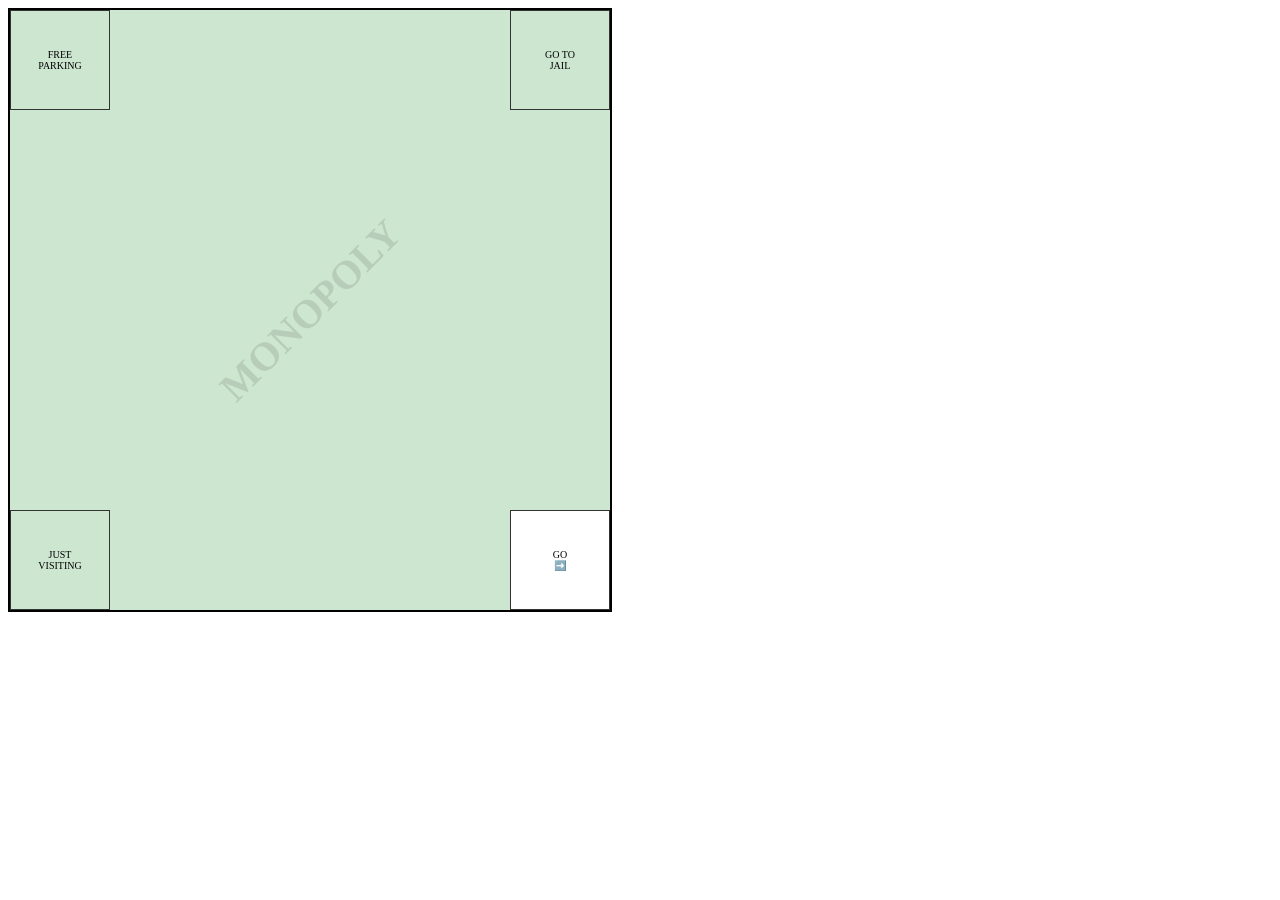
<file: games/workinprogress.html>
<!DOCTYPE html>
<html>
<head>
<style>
  :root { --board-size: 600px; }
  .board {
    display: grid;
    width: var(--board-size);
    height: var(--board-size);
    grid-template-columns: 100px repeat(9, 1fr) 100px;
    grid-template-rows: 100px repeat(9, 1fr) 100px;
    border: 2px solid black;
    background: #cde6d0;
  }
  .space { border: 1px solid #333; display: flex; align-items: center; justify-content: center; font-size: 10px; text-align: center; }
  /* Corners */
  .go { grid-area: 11 / 11; background: #fff; }
  .jail { grid-area: 11 / 1; }
  .parking { grid-area: 1 / 1; }
  .go-to-jail { grid-area: 1 / 11; }
  /* Center decoration */
  .center { grid-column: 2 / 11; grid-row: 2 / 11; display: flex; align-items: center; justify-content: center; font-size: 40px; font-weight: bold; transform: rotate(-45deg); opacity: 0.1; }
</style>
</head>
<body>
  <div class="board">
    <div class="space go">GO<br>➡️</div>
    <div class="space jail">JUST<br>VISITING</div>
    <div class="space parking">FREE<br>PARKING</div>
    <div class="space go-to-jail">GO TO<br>JAIL</div>
    <div class="center">MONOPOLY</div>
  </div>
</body>
</html>
</file>
<file: assets/home.css>
/* PatGames home — neon arcade, v2 */
:root {
    --bg: #08080e;
    --panel: #12121e;
    --panel-2: #181828;
    --line: #26263d;
    --line-2: #34345a;
    --text: #ecebf5;
    --muted: #9a99b3;
    --dim: #6b6a85;
    --cyan: #00f0ff;
    --violet: #b400ff;
    --pink: #ff006a;
    --green: #00ff88;
    --yellow: #ffcc00;
    --radius: 18px;
    --pixel: 'Press Start 2P', monospace;
    --sans: 'Inter', system-ui, sans-serif;
}

* { margin: 0; padding: 0; box-sizing: border-box; }
html { scroll-behavior: smooth; scroll-padding-top: 84px; }
body {
    font-family: var(--sans);
    background: var(--bg);
    color: var(--text);
    min-height: 100vh;
    overflow-x: hidden;
    line-height: 1.55;
    -webkit-font-smoothing: antialiased;
}
img { display: block; max-width: 100%; }
button { font: inherit; color: inherit; cursor: pointer; border: 0; background: none; }
a { color: inherit; }
[hidden] { display: none !important; }
:focus-visible { outline: 2px solid var(--cyan); outline-offset: 3px; border-radius: 8px; }

/* ---------- background ---------- */
.bg { position: fixed; inset: 0; z-index: 0; pointer-events: none; overflow: hidden; }
.bg-grid {
    position: absolute; inset: -50% -10% 0;
    background-image:
        linear-gradient(rgba(0, 240, 255, .07) 1px, transparent 1px),
        linear-gradient(90deg, rgba(0, 240, 255, .07) 1px, transparent 1px);
    background-size: 56px 56px;
    transform: perspective(700px) rotateX(58deg) translateY(30%);
    transform-origin: center bottom;
    mask-image: linear-gradient(to top, #000 0%, transparent 75%);
    -webkit-mask-image: linear-gradient(to top, #000 0%, transparent 75%);
    animation: gridmove 14s linear infinite;
}
@keyframes gridmove { to { background-position: 0 56px, 0 0; } }
.orb { position: absolute; border-radius: 50%; filter: blur(80px); opacity: .35; animation: drift 22s ease-in-out infinite alternate; }
.orb-a { width: 520px; height: 520px; background: var(--violet); top: -160px; left: -120px; }
.orb-b { width: 460px; height: 460px; background: var(--cyan); top: 10%; right: -160px; opacity: .22; animation-delay: -6s; }
.orb-c { width: 420px; height: 420px; background: var(--pink); bottom: -200px; left: 35%; opacity: .18; animation-delay: -12s; }
@keyframes drift { to { transform: translate(60px, 40px) scale(1.12); } }
.bg-scan {
    position: absolute; inset: 0;
    background: repeating-linear-gradient(0deg, rgba(255, 255, 255, .018) 0 1px, transparent 1px 3px);
}

/* ---------- nav ---------- */
.nav {
    position: sticky; top: 0; z-index: 50;
    display: flex; align-items: center; gap: 20px;
    padding: 14px clamp(16px, 4vw, 40px);
    background: rgba(8, 8, 14, .72);
    backdrop-filter: blur(14px);
    -webkit-backdrop-filter: blur(14px);
    border-bottom: 1px solid rgba(255, 255, 255, .06);
}
.logo { display: inline-flex; align-items: center; gap: 10px; text-decoration: none; }
.logo-pad {
    display: grid; place-items: center; width: 38px; height: 38px; border-radius: 11px;
    background: linear-gradient(135deg, var(--cyan), var(--violet) 55%, var(--pink));
    font-size: 20px; box-shadow: 0 0 18px rgba(180, 0, 255, .45);
}
.logo-text {
    font-family: var(--pixel); font-size: 14px; letter-spacing: .02em;
    background: linear-gradient(90deg, var(--cyan), #fff 60%);
    -webkit-background-clip: text; background-clip: text; -webkit-text-fill-color: transparent;
}
.logo-sm .logo-pad { width: 30px; height: 30px; font-size: 16px; border-radius: 9px; }
.logo-sm .logo-text { font-size: 11px; }
.nav-links { display: flex; gap: 4px; margin-left: 8px; }
.nav-links a {
    text-decoration: none; color: var(--muted); font-weight: 600; font-size: 14px;
    padding: 8px 12px; border-radius: 10px; transition: color .2s, background .2s;
}
.nav-links a:hover { color: var(--text); background: rgba(255, 255, 255, .06); }
.nav-actions { margin-left: auto; display: flex; gap: 10px; }

/* ---------- buttons ---------- */
.btn {
    display: inline-flex; align-items: center; justify-content: center; gap: 8px;
    font-weight: 700; font-size: 14px; padding: 10px 16px; border-radius: 12px;
    text-decoration: none; white-space: nowrap;
    transition: transform .15s ease, box-shadow .2s ease, background .2s ease, border-color .2s;
}
.btn:active { transform: translateY(1px) scale(.98); }
.btn-big { padding: 14px 22px; font-size: 15px; border-radius: 14px; }
.btn-ghost { background: rgba(255, 255, 255, .06); border: 1px solid rgba(255, 255, 255, .08); }
.btn-ghost:hover { background: rgba(255, 255, 255, .12); }
.btn-cta { background: linear-gradient(135deg, #ffd34d, #ff9a1f); color: #1a1000; box-shadow: 0 6px 22px rgba(255, 170, 30, .3); }
.btn-cta:hover { transform: translateY(-2px); box-shadow: 0 10px 28px rgba(255, 170, 30, .45); }
.btn-primary { background: linear-gradient(135deg, var(--cyan), #6c7bff); color: #050512; box-shadow: 0 6px 24px rgba(0, 240, 255, .3); }
.btn-primary:hover { transform: translateY(-2px); box-shadow: 0 10px 32px rgba(0, 240, 255, .45); }
.btn-outline { border: 1.5px solid var(--line-2); background: rgba(18, 18, 30, .6); }
.btn-outline:hover { border-color: var(--yellow); color: var(--yellow); }
.btn[disabled] { opacity: .55; pointer-events: none; }
.link { color: var(--cyan); font-weight: 600; text-decoration: underline; text-underline-offset: 3px; }
.show-sm { display: none; }

/* ---------- hero ---------- */
.hero {
    position: relative; z-index: 1;
    max-width: 1240px; margin: 0 auto;
    padding: clamp(40px, 7vw, 88px) clamp(16px, 4vw, 40px) 40px;
    display: grid; grid-template-columns: 1.1fr .9fr; gap: clamp(28px, 4vw, 56px); align-items: center;
}
.eyebrow {
    display: inline-flex; align-items: center; gap: 8px;
    font-size: 13px; font-weight: 600; color: var(--muted);
    padding: 6px 12px; border-radius: 999px; border: 1px solid var(--line); background: rgba(18, 18, 30, .7);
}
.dot { width: 8px; height: 8px; border-radius: 50%; background: var(--green); box-shadow: 0 0 10px var(--green); animation: pulse 1.8s ease-in-out infinite; }
@keyframes pulse { 50% { opacity: .35; } }
.title { font-family: var(--pixel); font-weight: 400; line-height: 1.05; margin: 22px 0 18px; font-size: clamp(2.4rem, 6.4vw, 4.6rem); letter-spacing: -.02em; }
.title-pat { color: #fff; text-shadow: 0 0 24px rgba(0, 240, 255, .55), 4px 4px 0 var(--violet); }
.title-games {
    background: linear-gradient(135deg, var(--cyan), var(--violet) 50%, var(--pink));
    -webkit-background-clip: text; background-clip: text; -webkit-text-fill-color: transparent;
    filter: drop-shadow(0 0 14px rgba(180, 0, 255, .5));
    animation: hue 8s linear infinite;
}
@keyframes hue { 50% { filter: drop-shadow(0 0 22px rgba(0, 240, 255, .6)) hue-rotate(25deg); } }
.lede { font-size: clamp(1rem, 1.6vw, 1.15rem); color: var(--muted); max-width: 540px; }
.hero-cta { display: flex; flex-wrap: wrap; gap: 12px; margin: 28px 0 30px; }
.stats { display: flex; flex-wrap: wrap; gap: 10px; }
.stat {
    display: flex; align-items: baseline; gap: 8px; padding: 10px 14px; border-radius: 14px;
    background: rgba(18, 18, 30, .75); border: 1px solid var(--line);
}
.stat b { font-family: var(--pixel); font-size: 15px; color: var(--c, var(--cyan)); }
.stat span { font-size: 13px; color: var(--muted); font-weight: 600; }

.spotlight {
    position: relative; display: block; text-decoration: none; border-radius: 24px; overflow: hidden;
    background: var(--panel); border: 1px solid rgba(255, 201, 74, .35);
    box-shadow: 0 30px 80px rgba(0, 0, 0, .5), 0 0 0 1px rgba(255, 255, 255, .03), 0 0 60px rgba(255, 201, 74, .15);
    transform: rotate(1.2deg); transition: transform .35s cubic-bezier(.2, .8, .2, 1), box-shadow .35s;
}
.spotlight:hover { transform: rotate(0deg) translateY(-6px) scale(1.01); box-shadow: 0 40px 90px rgba(0, 0, 0, .55), 0 0 80px rgba(255, 201, 74, .28); }
.spot-media { position: relative; aspect-ratio: 16 / 10; overflow: hidden; }
.spot-media img { width: 100%; height: 100%; object-fit: cover; transition: transform .6s ease; }
.spotlight:hover .spot-media img { transform: scale(1.05); }
.spot-media::after { content: ''; position: absolute; inset: 0; background: linear-gradient(to top, var(--panel) 2%, transparent 45%); }
.ribbon {
    position: absolute; top: 16px; left: 16px; z-index: 2;
    font-family: var(--pixel); font-size: 10px; padding: 8px 10px; border-radius: 8px;
    background: #ffc94a; color: #2a1a00; box-shadow: 0 4px 16px rgba(255, 201, 74, .5);
    animation: bob 2.4s ease-in-out infinite;
}
@keyframes bob { 50% { transform: translateY(-3px); } }
.spot-body { position: relative; padding: 4px 24px 22px; margin-top: -26px; }
.spot-kicker { font-size: 12px; font-weight: 700; color: #ffc94a; text-transform: uppercase; letter-spacing: .1em; }
.spot-body h2 { font-family: var(--pixel); font-size: clamp(1.1rem, 2vw, 1.4rem); margin: 10px 0 8px; font-weight: 400; }
.spot-body p { color: var(--muted); font-size: 14.5px; }
.spot-foot { display: flex; align-items: center; justify-content: space-between; margin-top: 16px; gap: 12px; }
.play-chip { font-weight: 800; color: #ffc94a; }

/* ---------- pills ---------- */
.pill {
    display: inline-flex; align-items: center; gap: 5px; font-size: 11.5px; font-weight: 700;
    padding: 4px 9px; border-radius: 999px; background: rgba(255, 255, 255, .06); color: var(--muted);
    border: 1px solid rgba(255, 255, 255, .06); white-space: nowrap;
}
.pill-online { color: var(--green); background: rgba(0, 255, 136, .1); border-color: rgba(0, 255, 136, .22); }
.pill-local { color: #7fb2ff; background: rgba(90, 140, 255, .12); border-color: rgba(90, 140, 255, .25); }
.pill-solo { color: #d0a8ff; background: rgba(180, 0, 255, .12); border-color: rgba(180, 0, 255, .25); }

/* ---------- recent ---------- */
.recent { position: relative; z-index: 1; }
.mini-title { font-size: 13px; text-transform: uppercase; letter-spacing: .12em; color: var(--dim); margin-bottom: 12px; }
.recent-row { display: flex; gap: 12px; overflow-x: auto; padding-bottom: 6px; scrollbar-width: thin; }
.recent-item {
    flex: 0 0 auto; display: flex; align-items: center; gap: 10px; text-decoration: none;
    padding: 8px 14px 8px 8px; border-radius: 14px; background: var(--panel); border: 1px solid var(--line);
    transition: border-color .2s, transform .2s;
}
.recent-item:hover { border-color: var(--c); transform: translateY(-2px); }
.recent-item img { width: 54px; height: 34px; object-fit: cover; border-radius: 8px; }
.recent-item b { font-size: 14px; }

/* ---------- sections ---------- */
.section { position: relative; z-index: 1; padding: 56px 0; }
.section-band { background: linear-gradient(180deg, rgba(18, 18, 30, .0), rgba(18, 18, 30, .85) 12%, rgba(18, 18, 30, .85) 88%, rgba(18, 18, 30, 0)); }
.section-inner { max-width: 1240px; margin: 0 auto; padding: 0 clamp(16px, 4vw, 40px); }
.recent .section-inner { padding-top: 8px; }
.section-head { display: flex; align-items: flex-end; justify-content: space-between; gap: 20px; flex-wrap: wrap; margin-bottom: 22px; }
.section-title { font-family: var(--pixel); font-weight: 400; font-size: clamp(1.05rem, 2.2vw, 1.45rem); display: flex; align-items: center; gap: 14px; }
.section-title span { font-size: .6em; color: var(--cyan); padding: 6px 8px; border: 1px solid rgba(0, 240, 255, .35); border-radius: 8px; }
.section-sub { color: var(--muted); margin-top: 10px; max-width: 620px; }

.search {
    display: flex; align-items: center; gap: 10px; min-width: min(320px, 100%);
    padding: 0 14px; border-radius: 14px; background: var(--panel); border: 1px solid var(--line);
    transition: border-color .2s, box-shadow .2s;
}
.search:focus-within { border-color: var(--cyan); box-shadow: 0 0 0 4px rgba(0, 240, 255, .12); }
.search input { flex: 1; background: none; border: 0; outline: 0; color: var(--text); font: inherit; padding: 13px 0; }

.chips { display: flex; flex-wrap: wrap; gap: 8px; margin-bottom: 26px; }
.chip {
    padding: 8px 14px; border-radius: 999px; font-size: 13.5px; font-weight: 700;
    background: var(--panel); border: 1px solid var(--line); color: var(--muted);
    transition: all .2s;
}
.chip:hover { color: var(--text); border-color: var(--line-2); }
.chip.on { background: var(--text); color: var(--bg); border-color: var(--text); }
.chip .n { opacity: .6; margin-left: 4px; font-weight: 600; }
.chips-sm { margin: 0; }
.chips-sm .chip { padding: 6px 12px; font-size: 12.5px; }

/* ---------- game grid ---------- */
.grid { display: grid; grid-template-columns: repeat(auto-fill, minmax(270px, 1fr)); gap: 22px; }
.card {
    --c: var(--cyan);
    position: relative; display: flex; flex-direction: column; border-radius: var(--radius); overflow: hidden;
    background: linear-gradient(180deg, var(--panel-2), var(--panel));
    border: 1px solid var(--line);
    transition: transform .3s cubic-bezier(.2, .8, .2, 1), border-color .3s, box-shadow .3s;
    animation: rise .5s both;
}
@keyframes rise { from { opacity: 0; transform: translateY(14px); } }
.card:hover {
    transform: translateY(-6px);
    border-color: color-mix(in srgb, var(--c) 70%, transparent);
    box-shadow: 0 18px 50px rgba(0, 0, 0, .45), 0 0 30px color-mix(in srgb, var(--c) 22%, transparent);
}
.card-media { position: relative; aspect-ratio: 16 / 10; overflow: hidden; background: #000; text-decoration: none; }
.card-media img { width: 100%; height: 100%; object-fit: cover; transition: transform .5s ease, filter .3s; filter: saturate(.95); }
.card:hover .card-media img { transform: scale(1.06); filter: saturate(1.15); }
.card-media::after { content: ''; position: absolute; inset: 0; background: linear-gradient(to top, rgba(18, 18, 30, .95), transparent 55%); }
.card-play {
    position: absolute; inset: 0; z-index: 2; display: grid; place-items: center; opacity: 0; transition: opacity .25s;
}
.card-play span {
    display: grid; place-items: center; width: 62px; height: 62px; border-radius: 50%;
    background: var(--c); color: #07070c; font-size: 22px; padding-left: 4px;
    box-shadow: 0 0 30px color-mix(in srgb, var(--c) 60%, transparent);
    transform: scale(.8); transition: transform .25s;
}
.card:hover .card-play { opacity: 1; }
.card:hover .card-play span { transform: scale(1); }
.card-emoji {
    position: absolute; left: 14px; bottom: -18px; z-index: 3;
    width: 46px; height: 46px; border-radius: 14px; display: grid; place-items: center; font-size: 24px;
    background: var(--panel-2); border: 1px solid color-mix(in srgb, var(--c) 50%, var(--line));
    box-shadow: 0 6px 18px rgba(0, 0, 0, .4);
}
.card-badges { position: absolute; top: 12px; left: 12px; right: 12px; z-index: 3; display: flex; justify-content: space-between; align-items: center; }
.ver {
    font-family: var(--pixel); font-size: 9px; padding: 6px 8px; border-radius: 8px;
    background: rgba(8, 8, 14, .78); color: var(--c); border: 1px solid color-mix(in srgb, var(--c) 40%, transparent);
    backdrop-filter: blur(6px);
}
.ver.new { background: var(--c); color: #0a0a0f; }
.fav {
    width: 34px; height: 34px; border-radius: 10px; display: grid; place-items: center; font-size: 17px;
    background: rgba(8, 8, 14, .7); border: 1px solid rgba(255, 255, 255, .12); backdrop-filter: blur(6px);
    transition: transform .2s, background .2s; color: #fff;
}
.fav:hover { transform: scale(1.1); }
.fav.on { color: var(--yellow); background: rgba(255, 204, 0, .18); border-color: rgba(255, 204, 0, .5); }
.card-body { padding: 28px 18px 18px; display: flex; flex-direction: column; flex: 1; }
.card-body h3 { font-family: var(--pixel); font-weight: 400; font-size: 13px; line-height: 1.5; }
.genre { font-size: 12px; color: var(--c); font-weight: 700; margin-top: 6px; text-transform: uppercase; letter-spacing: .08em; }
.desc { color: var(--muted); font-size: 14px; margin: 10px 0 14px; flex: 1; }
.tags { display: flex; flex-wrap: wrap; gap: 6px; margin-bottom: 16px; }
.card-foot { display: flex; gap: 8px; align-items: center; }
.play {
    flex: 1; display: inline-flex; justify-content: center; align-items: center; gap: 8px;
    padding: 11px 14px; border-radius: 12px; font-weight: 800; font-size: 14px; text-decoration: none;
    background: var(--c); color: #07070c;
    transition: transform .15s, box-shadow .2s;
}
.play:hover { transform: translateY(-1px); box-shadow: 0 6px 20px color-mix(in srgb, var(--c) 45%, transparent); }
.ask {
    padding: 11px 12px; border-radius: 12px; font-size: 13px; font-weight: 700; color: var(--muted);
    background: rgba(255, 255, 255, .05); border: 1px solid var(--line);
}
.ask:hover { color: var(--text); border-color: var(--line-2); }
.empty { text-align: center; color: var(--muted); padding: 40px 0; }

/* ---------- request board ---------- */
.board-bar { display: flex; flex-wrap: wrap; align-items: center; gap: 12px; margin-bottom: 18px; }
.seg { display: inline-flex; padding: 4px; border-radius: 12px; background: var(--bg); border: 1px solid var(--line); }
.seg-btn { padding: 7px 12px; border-radius: 9px; font-size: 13px; font-weight: 700; color: var(--muted); }
.seg-btn.on { background: var(--panel-2); color: var(--text); box-shadow: inset 0 0 0 1px var(--line-2); }
.board-count { margin-left: auto; font-size: 13px; color: var(--dim); font-weight: 600; }
.admin-bar { padding: 10px 14px; border-radius: 12px; margin-bottom: 14px; background: rgba(255, 204, 0, .1); border: 1px solid rgba(255, 204, 0, .3); color: var(--yellow); font-size: 14px; font-weight: 600; }
.board { display: grid; gap: 12px; }
.board-loading, .board-empty, .board-offline {
    padding: 44px 20px; border-radius: var(--radius); text-align: center; color: var(--muted);
    border: 1.5px dashed var(--line-2); background: rgba(8, 8, 14, .4);
}
.board-empty b, .board-offline b { display: block; color: var(--text); font-size: 17px; margin-bottom: 6px; }
.board-empty .btn, .board-offline .btn { margin-top: 16px; }
.spinner { display: inline-block; width: 16px; height: 16px; border-radius: 50%; border: 2px solid var(--line-2); border-top-color: var(--cyan); animation: spin .8s linear infinite; vertical-align: -3px; margin-right: 8px; }
@keyframes spin { to { transform: rotate(360deg); } }

.req {
    display: grid; grid-template-columns: auto 1fr; gap: 16px; align-items: start;
    padding: 16px 18px; border-radius: 16px; background: var(--panel); border: 1px solid var(--line);
    animation: rise .35s both; transition: border-color .2s;
}
.req:hover { border-color: var(--line-2); }
.req.is-hidden { opacity: .45; }
.vote {
    width: 58px; padding: 8px 0 6px; border-radius: 12px; display: flex; flex-direction: column; align-items: center; gap: 2px;
    background: var(--bg); border: 1px solid var(--line); transition: all .18s;
}
.vote .arrow { font-size: 14px; line-height: 1; color: var(--dim); transition: transform .2s; }
.vote b { font-size: 17px; font-weight: 800; }
.vote:hover { border-color: var(--cyan); }
.vote:hover .arrow { transform: translateY(-2px); color: var(--cyan); }
.vote.on { background: rgba(0, 240, 255, .12); border-color: var(--cyan); }
.vote.on .arrow, .vote.on b { color: var(--cyan); }
.vote.pop { animation: pop .35s; }
@keyframes pop { 40% { transform: scale(1.15); } }
.req-top { display: flex; flex-wrap: wrap; gap: 6px; align-items: center; margin-bottom: 6px; }
.req h4 { font-size: 16px; font-weight: 700; line-height: 1.35; word-break: break-word; }
.req p.req-details { color: var(--muted); font-size: 14px; margin-top: 4px; white-space: pre-wrap; word-break: break-word; }
.req-meta { font-size: 12.5px; color: var(--dim); margin-top: 8px; display: flex; flex-wrap: wrap; gap: 4px 12px; align-items: center; }
.req-meta .del { color: var(--dim); text-decoration: underline; font-size: 12.5px; }
.req-meta .del:hover { color: var(--pink); }
.st { font-size: 11px; font-weight: 800; padding: 3px 8px; border-radius: 6px; text-transform: uppercase; letter-spacing: .06em; }
.st-open { background: rgba(255, 255, 255, .07); color: var(--muted); }
.st-planned { background: rgba(90, 140, 255, .16); color: #8fb6ff; }
.st-building { background: rgba(255, 204, 0, .14); color: var(--yellow); }
.st-done { background: rgba(0, 255, 136, .14); color: var(--green); }
.st-declined { background: rgba(255, 0, 106, .12); color: #ff6aa3; }
.game-tag { font-size: 12px; font-weight: 700; padding: 3px 8px; border-radius: 6px; background: color-mix(in srgb, var(--c) 14%, transparent); color: var(--c); }
.reply {
    margin-top: 10px; padding: 10px 12px; border-radius: 10px; font-size: 14px;
    background: rgba(255, 204, 0, .07); border-left: 3px solid var(--yellow); color: var(--text);
}
.reply b { color: var(--yellow); font-size: 12px; text-transform: uppercase; letter-spacing: .08em; margin-right: 6px; }
.admin-row { display: flex; flex-wrap: wrap; gap: 8px; margin-top: 10px; }
.admin-row select, .admin-row input {
    background: var(--bg); color: var(--text); border: 1px solid var(--line-2); border-radius: 8px; padding: 6px 8px; font: inherit; font-size: 13px;
}
.admin-row input { flex: 1; min-width: 160px; }
.admin-row button { font-size: 13px; padding: 6px 10px; border-radius: 8px; background: rgba(255, 255, 255, .08); font-weight: 700; }

/* ---------- modal ---------- */
.modal { position: fixed; inset: 0; z-index: 100; display: grid; place-items: center; padding: 16px; }
.modal-backdrop { position: absolute; inset: 0; background: rgba(4, 4, 10, .75); backdrop-filter: blur(6px); animation: fade .2s; }
@keyframes fade { from { opacity: 0; } }
.modal-card {
    position: relative; width: min(560px, 100%); max-height: calc(100vh - 32px); overflow-y: auto;
    padding: 26px; border-radius: 22px; background: var(--panel); border: 1px solid var(--line-2);
    box-shadow: 0 30px 90px rgba(0, 0, 0, .6), 0 0 50px rgba(255, 170, 30, .1);
    animation: zoom .28s cubic-bezier(.2, .9, .3, 1.2);
}
@keyframes zoom { from { opacity: 0; transform: scale(.94) translateY(10px); } }
.modal-x { position: absolute; top: 14px; right: 14px; width: 34px; height: 34px; border-radius: 10px; background: rgba(255, 255, 255, .06); color: var(--muted); }
.modal-x:hover { color: var(--text); background: rgba(255, 255, 255, .12); }
.modal-title { font-size: 21px; font-weight: 800; }
.modal-sub { color: var(--muted); font-size: 14px; margin: 4px 0 18px; }
.kind-toggle { display: grid; grid-template-columns: 1fr 1fr; gap: 10px; margin-bottom: 16px; }
.kind input { position: absolute; opacity: 0; pointer-events: none; }
.kind span {
    display: block; padding: 12px 14px; border-radius: 14px; border: 1.5px solid var(--line-2); background: var(--bg);
    font-weight: 700; font-size: 14.5px; cursor: pointer; transition: all .2s; height: 100%;
}
.kind small { display: block; color: var(--dim); font-weight: 500; font-size: 12.5px; margin-top: 2px; }
.kind input:checked + span { border-color: var(--yellow); background: rgba(255, 204, 0, .08); box-shadow: 0 0 0 3px rgba(255, 204, 0, .12); }
.kind input:focus-visible + span { outline: 2px solid var(--cyan); outline-offset: 2px; }
.field { display: block; margin-bottom: 14px; }
.field > span { display: flex; gap: 6px; align-items: baseline; font-size: 13.5px; font-weight: 700; margin-bottom: 6px; }
.field em { font-style: normal; color: var(--dim); font-weight: 500; }
.field .count { margin-left: auto; font-size: 12px; }
.field input, .field select, .field textarea {
    width: 100%; background: var(--bg); color: var(--text); border: 1.5px solid var(--line-2); border-radius: 12px;
    padding: 11px 13px; font: inherit; font-size: 15px; outline: 0; transition: border-color .2s, box-shadow .2s; resize: vertical;
}
.field input:focus, .field select:focus, .field textarea:focus { border-color: var(--cyan); box-shadow: 0 0 0 4px rgba(0, 240, 255, .12); }
.form-note { font-size: 12.5px; color: var(--dim); }
.form-error { margin-top: 10px; padding: 10px 12px; border-radius: 10px; background: rgba(255, 0, 106, .12); color: #ff7aac; font-size: 14px; font-weight: 600; }
.modal-actions { display: flex; justify-content: flex-end; gap: 10px; margin-top: 18px; }

/* ---------- toast / fab / footer ---------- */
.toast {
    position: fixed; left: 50%; bottom: 24px; z-index: 120; transform: translate(-50%, 30px); opacity: 0; pointer-events: none;
    padding: 12px 18px; border-radius: 14px; background: #fff; color: #0a0a0f; font-weight: 700; font-size: 14px;
    box-shadow: 0 12px 40px rgba(0, 0, 0, .45); transition: all .3s cubic-bezier(.2, .9, .3, 1.2);
}
.toast.show { opacity: 1; transform: translate(-50%, 0); }
.fab {
    display: none; position: fixed; right: 16px; bottom: 16px; z-index: 60; width: 56px; height: 56px; border-radius: 18px; font-size: 24px;
    background: linear-gradient(135deg, #ffd34d, #ff9a1f); box-shadow: 0 10px 30px rgba(255, 160, 30, .45);
}
.footer { position: relative; z-index: 1; border-top: 1px solid rgba(255, 255, 255, .06); margin-top: 30px; }
.footer-inner { max-width: 1240px; margin: 0 auto; padding: 28px clamp(16px, 4vw, 40px) 40px; display: flex; flex-wrap: wrap; gap: 14px; align-items: center; justify-content: space-between; color: var(--dim); font-size: 14px; }
.footer a { color: var(--cyan); text-decoration: none; }

/* ---------- responsive ---------- */
@media (max-width: 960px) {
    .hero { grid-template-columns: 1fr; }
    .spotlight { transform: none; max-width: 640px; }
}
@media (max-width: 640px) {
    .nav { gap: 10px; padding: 12px 14px; }
    .nav-links { display: none; }
    .hide-sm { display: none; }
    .show-sm { display: inline; }
    .logo-text { font-size: 12px; }
    .btn { padding: 9px 12px; }
    .hero-cta .btn { flex: 1; }
    .grid { grid-template-columns: 1fr; }
    .search { width: 100%; }
    .section-head .btn-big { width: 100%; }
    .board-count { margin-left: 0; width: 100%; }
    .req { padding: 14px; gap: 12px; }
    .vote { width: 50px; }
    .kind-toggle { grid-template-columns: 1fr; }
    .modal-card { padding: 22px 18px; }
    .fab { display: grid; place-items: center; }
    .nav-actions .btn-cta { display: none; }
}
@media (prefers-reduced-motion: reduce) {
    *, *::before, *::after { animation: none !important; transition: none !important; scroll-behavior: auto !important; }
}
</file>
